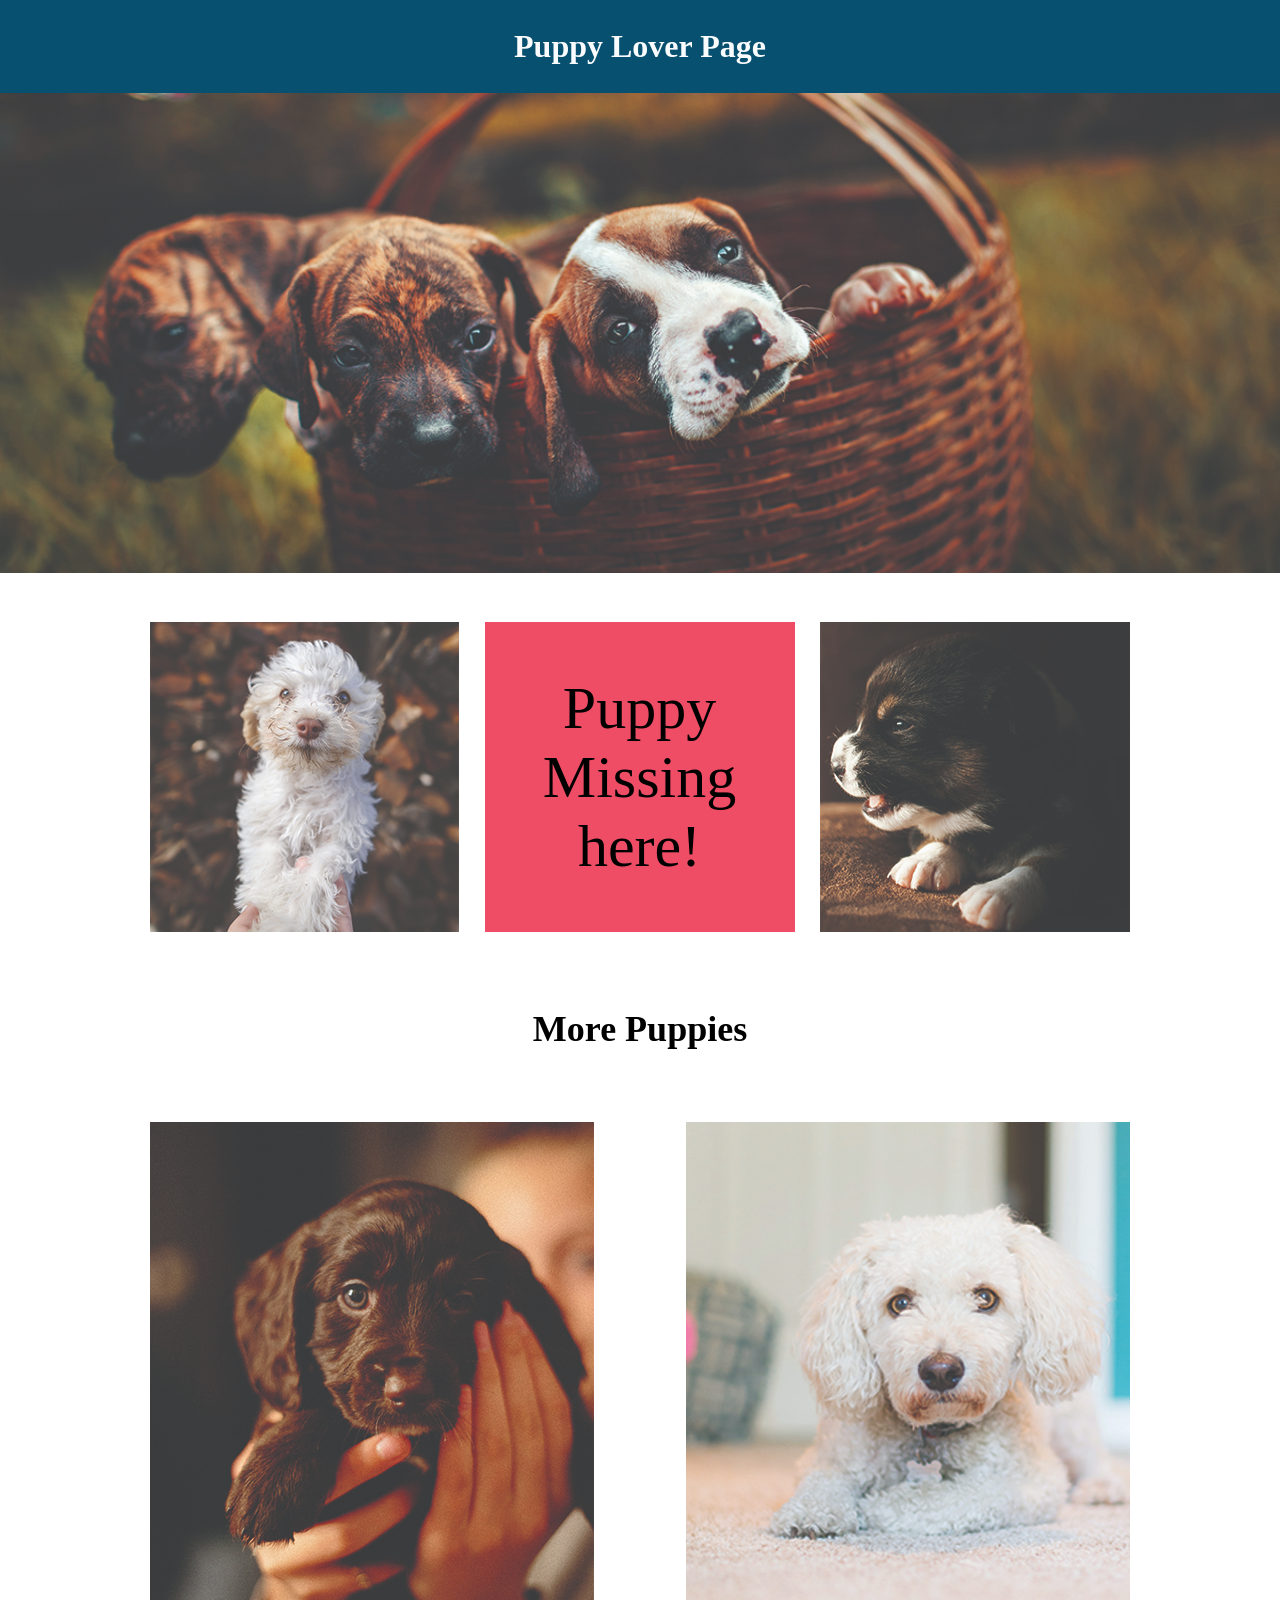
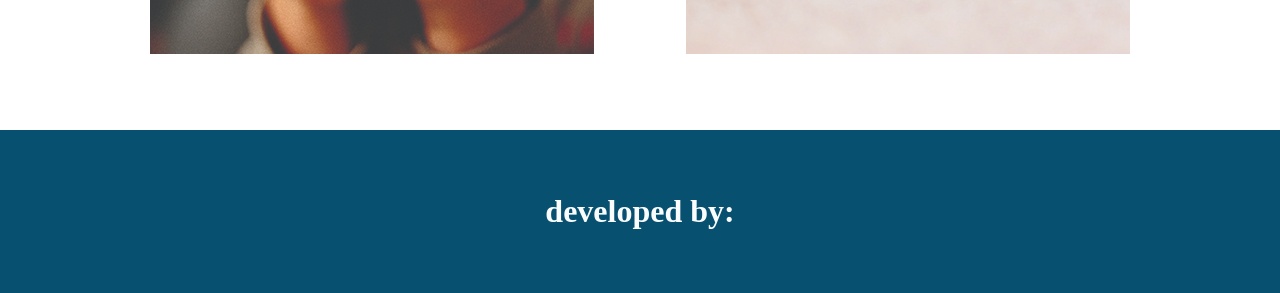
<file: phase1/week5/projects/index.html>
<!doctype html>
<html lang="en">
  <head>
    <meta charset="UTF-8" />
    <meta name="viewport" content="width=device-width, initial-scale=1.0" />
    <title>Puppy Lovers page Responsive</title>

    <link rel="stylesheet" href="./css/style.css" />
  </head>
  <body>
    <!-- header section H -->
    <header class="header blue-bg">
      <h1>Puppy Lover Page</h1>
    </header>

    <!-- banner section -->
    <section class="banner">
      <img
        src="../resources/Puppy-Lovers-Designes/images/banner-puppies.jpg"
        alt="banner-image"
      />
    </section>

    <!-- The main content -->
    <main>
      <!-- first puppies section -->
      <section class="first-puppies-section puppies">
        <div class="puppies-1 puppies">
          <div class="puppy-1">
            <img
              src="../resources/Puppy-Lovers-Designes/images/puppy-1.jpg"
              alt=""
            />
          </div>

          <div class="missing-puppies">Puppy Missing here!</div>
          <div class="puppy-2">
            <img
              src="../resources/Puppy-Lovers-Designes/images/puppy-2.jpg"
              alt=""
            />
          </div>
        </div>
      </section>

      <!-- more puppies section -->
      <section class="more-puppies-section">
        <h2>More Puppies</h2>
      </section>

      <!-- second puppies section -->
      <section class="second-puppies-section">
        <div class="puppies p uppies-2">
          <div class="puppy-3">
            <img
              src="../resources/Puppy-Lovers-Designes/images/puppy-3.jpg"
              alt=""
            />
          </div>
          <div class="puppy-4">
            <img
              src="../resources/Puppy-Lovers-Designes/images/puppy-4.jpg"
              alt=""
            />
          </div>
        </div>
      </section>
    </main>

    <!-- footer section -->

    <footer class="footer blue-bg">
      <h1>developed by:</h1>
    </footer>
  </body>
</html>
</file>
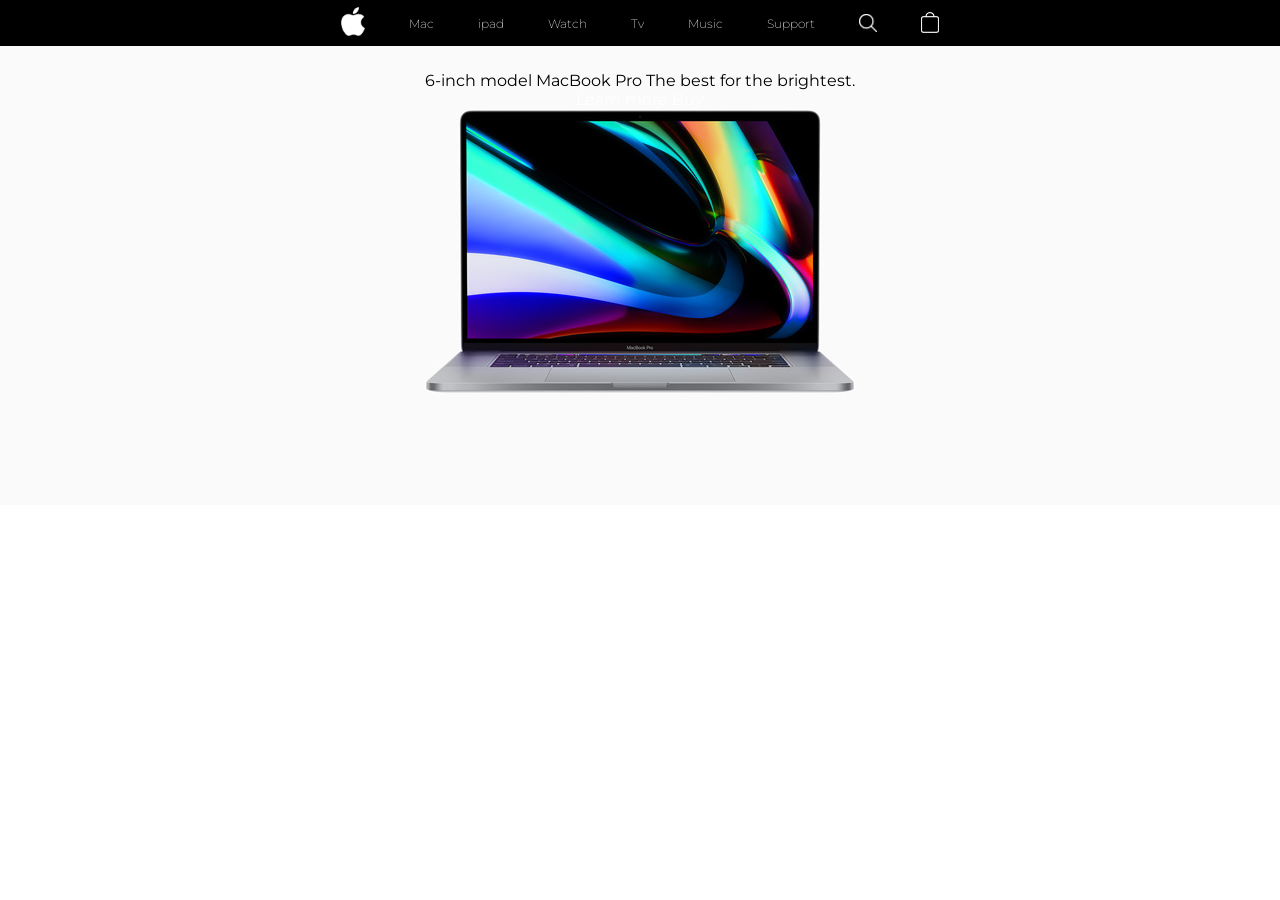
<file: phase1/week4/appleProject/appleHome/index.html>
<!doctype html>
<html lang="en">
  <head>
    <meta charset="UTF-8" />
    <meta name="viewport" content="width=device-width, initial-scale=1.0" />
    <title>Apple Page Project</title>

    <link rel="stylesheet" href="./CSS/style.css" />

    
<link href="https://fonts.googleapis.com/css2?family=Montserrat:ital,wght@0,100..900;1,100..900&display=swap" rel="stylesheet">
  </head>
  <body>
    <!-- This is the Header section -->

    <header>
      <div class="header-internal-wrapper">
        <div class="header-nav-wrapper">
          <ul>
            <li>
              <a href="" class="logo-link">
                <img src="./images/icons/logo.png" alt="apple-logo"
              /></a>
            </li>
            <li>
              <a href="#">Mac</a>
            </li>
            <li>
              <a href="#">ipad</a>
            </li>
            <li>
              <a href="#">Watch</a>
            </li>
            <li>
              <a href="#">Tv</a>
            </li>
            <li>
              <a href="#">Music</a>
            </li>
            <li>
              <a href="#">Support</a>
            </li>
            <li class="search-link">
              <img src="./images/icons/search-icon.png" alt="search-button" />
            </li>
            <li class="cart-link">
              <img src="./images/icons/cart.png" alt="cart-image" />
            </li>
          </ul>
        </div>
      </div>
    </header>

    <section class="first-section">
        <div class="first-section-inner-wrapper">
            <div class="first-section-pragraph">
        <p>6-inch model MacBook Pro The best for the brightest.
            <div>
                <a href="#">Learn more</a>
                <a href="#">Buy</a>

            </div>
            
        </p>
       
      </div>

      <div class="first-section-image">
        <img src="./images/home/macbook-pro.jpg" alt="" />
      </div>
        </div>
      
    </section>

    <footer></footer>
  </body>
</html>
</file>
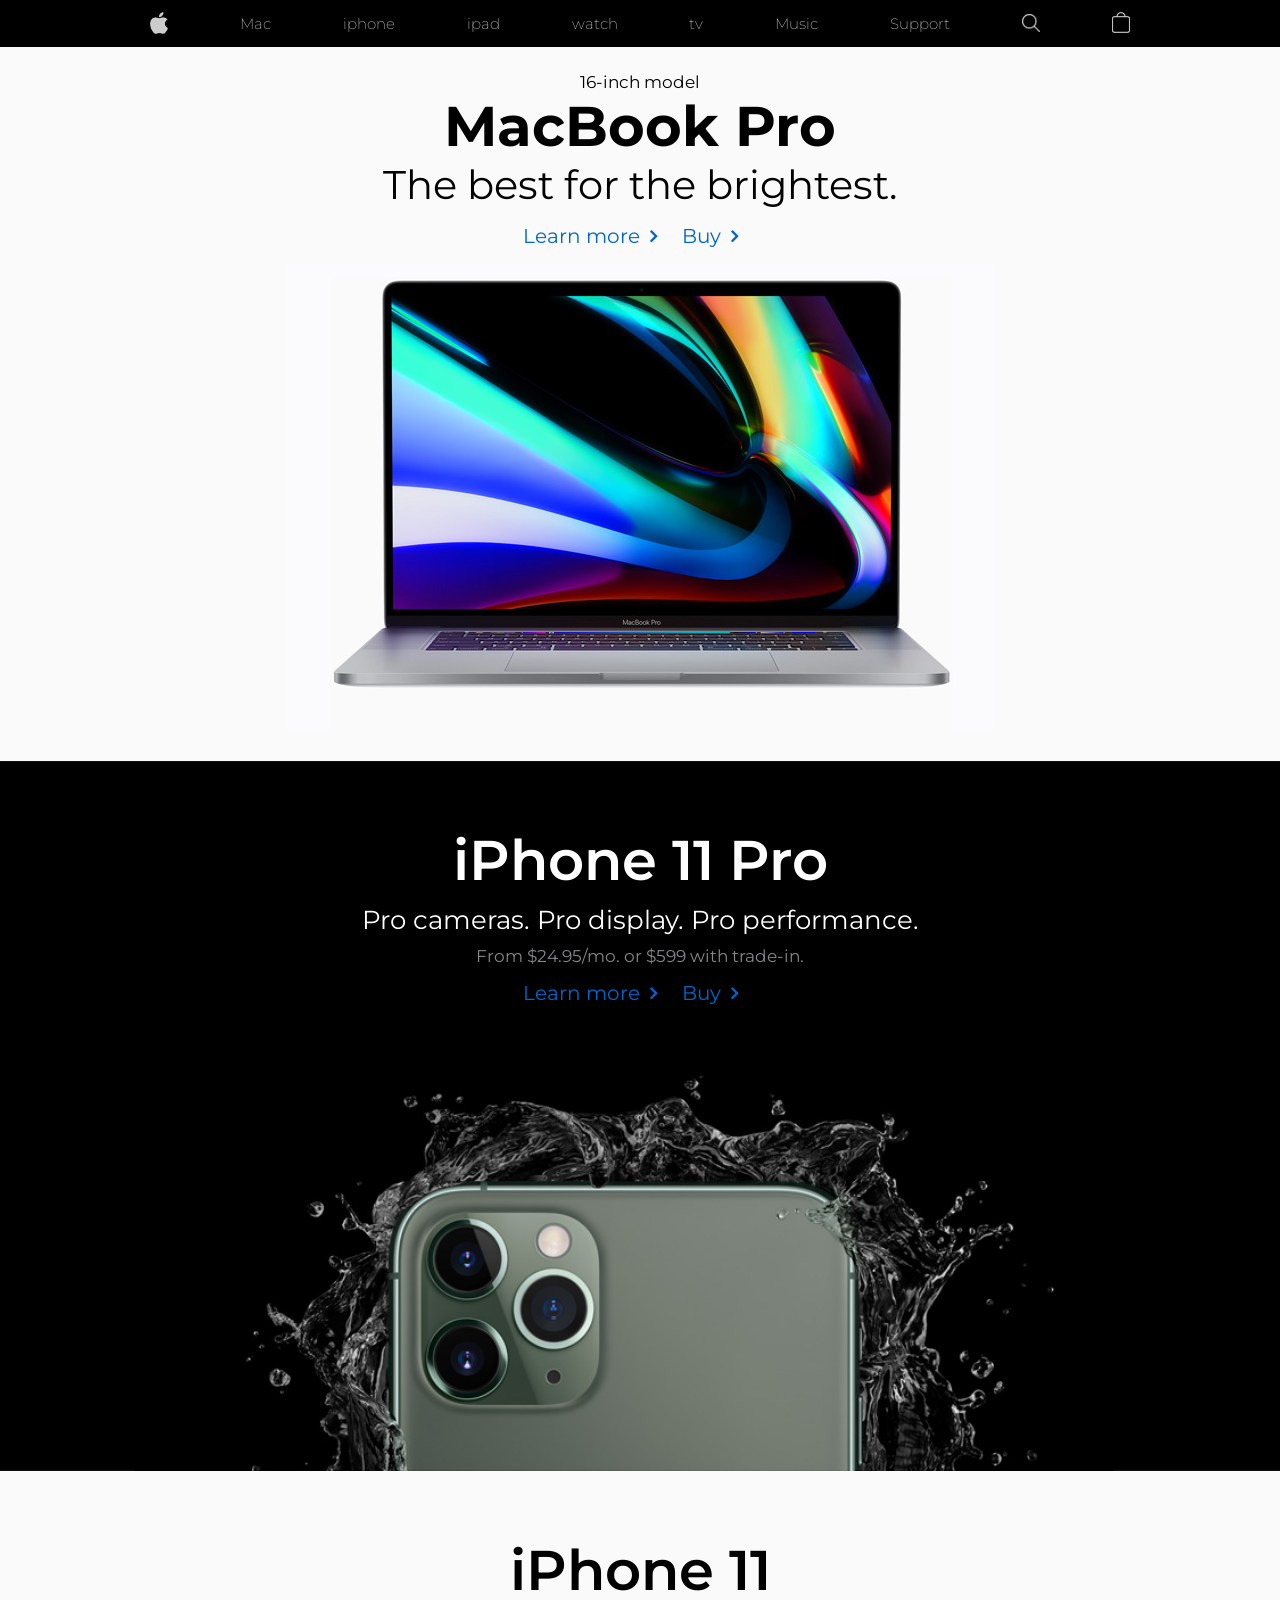
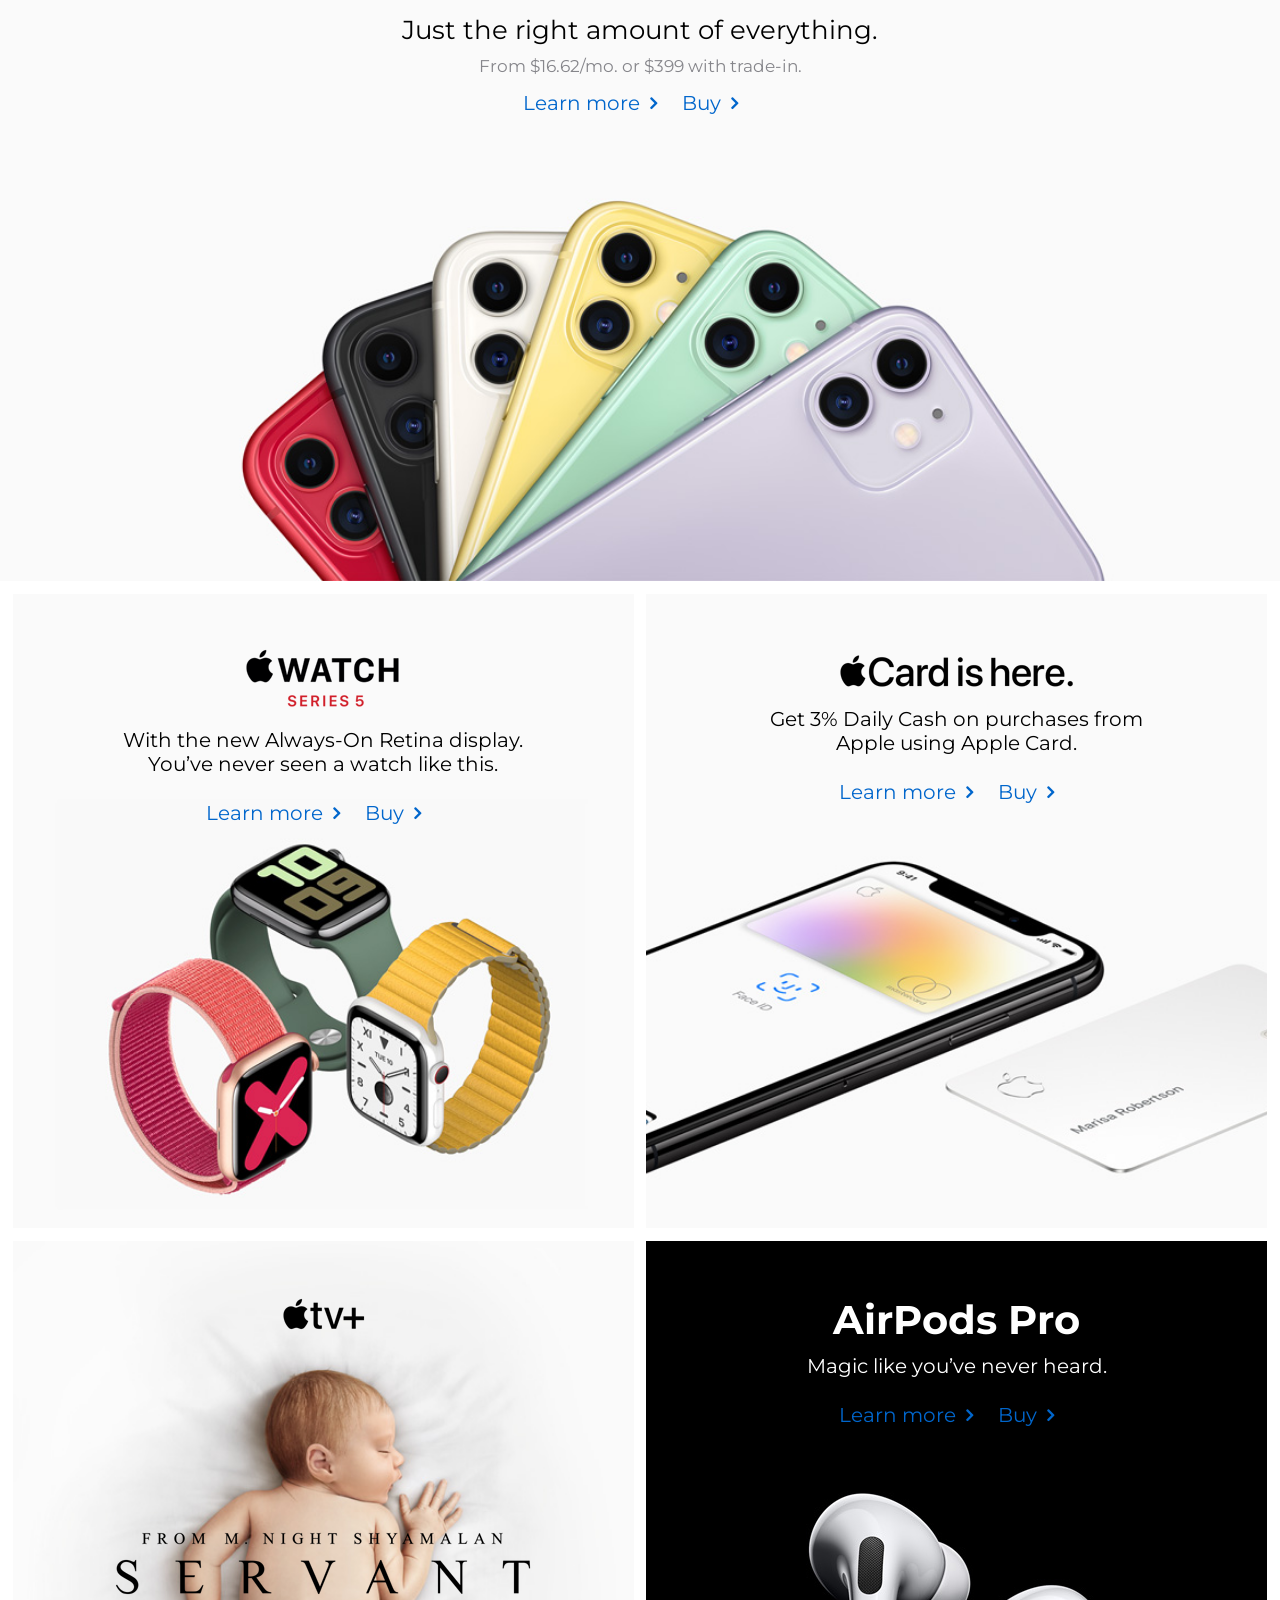
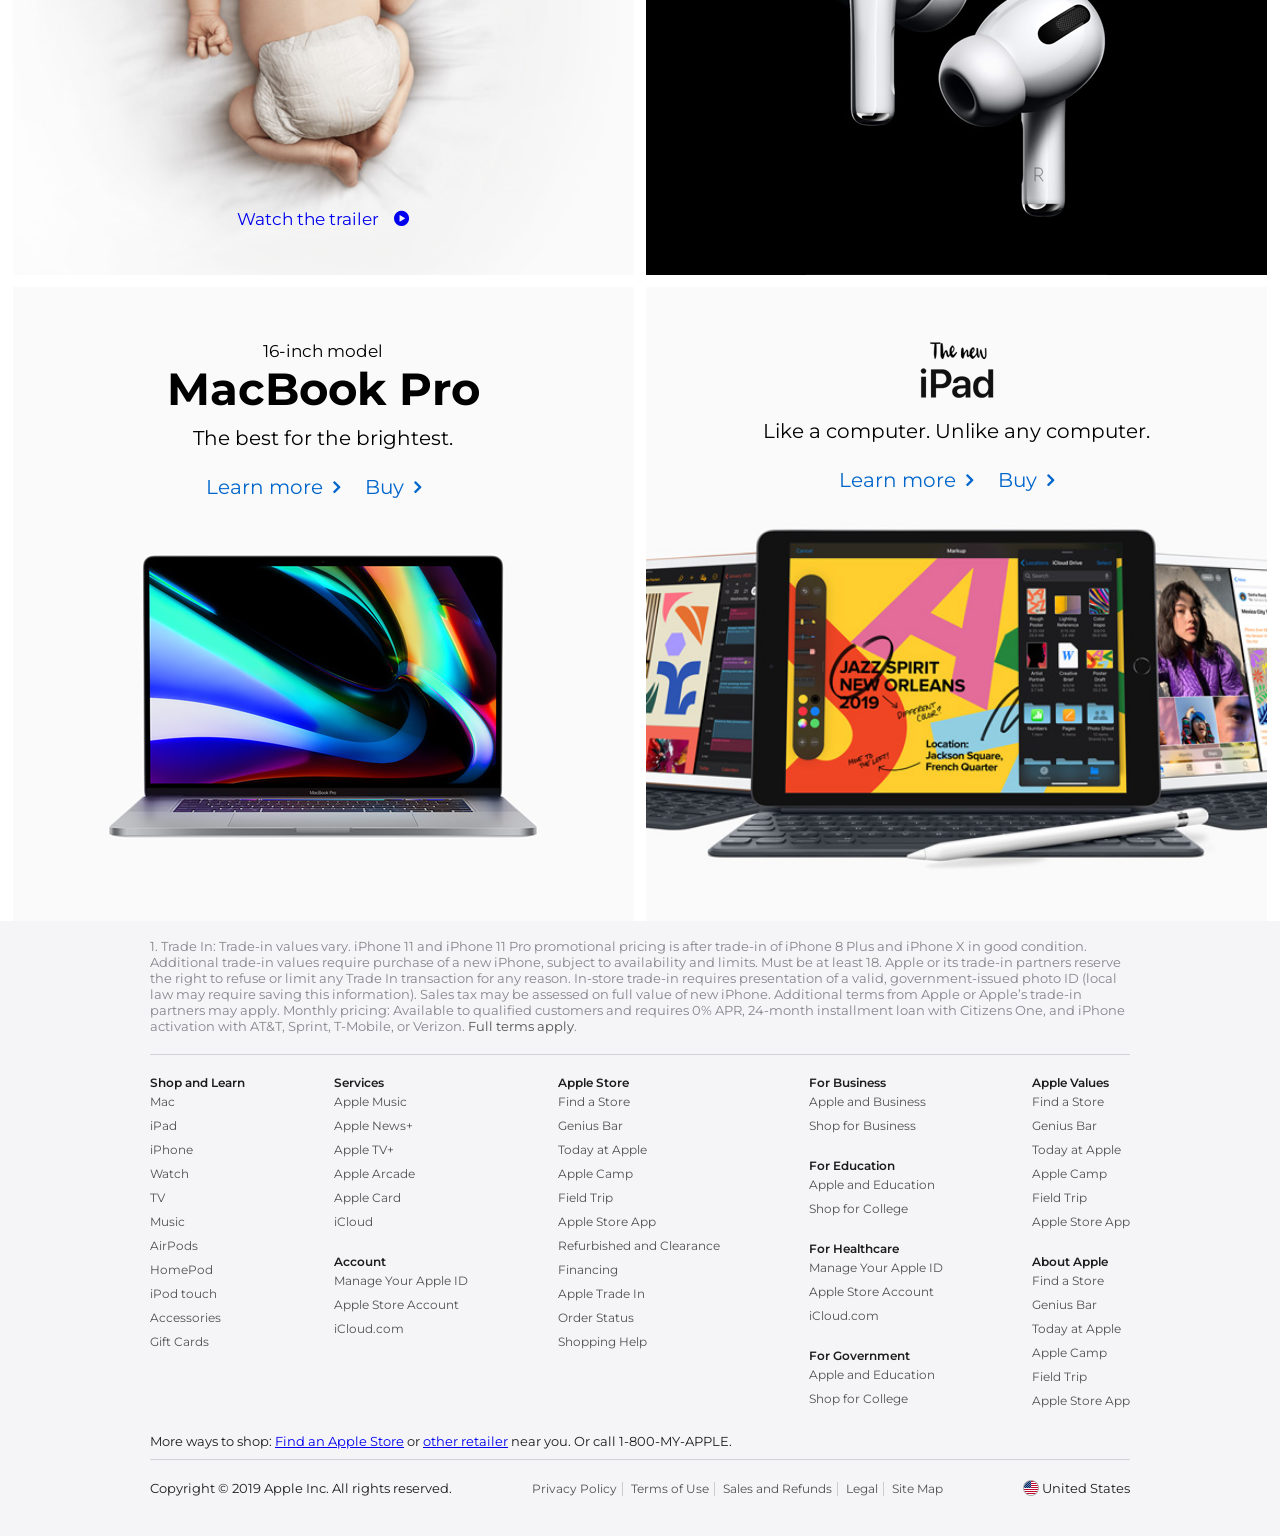
<file: phase1/week4/appleProject/resources/apple-html-css-replica/index.html>
<!DOCTYPE html>
<html>
<head>
	<title>Apple Website</title>
	<link rel="stylesheet" type="text/css" href="css/styles.css">

	<!-- Link to the Font-Awesome Font -->
	<!-- This font gives us the option to use emojies, symbols, common logos and icons as a font -->
	<link rel="stylesheet" href="https://maxcdn.bootstrapcdn.com/font-awesome/4.6.2/css/font-awesome.min.css">

	<!-- Link to Montserrat font on Google Fonts-->
	<link href="https://fonts.googleapis.com/css?family=Montserrat:200,200i,300,300i,400,600,600i,700,700i,800,800i,900,900i&display=swap" rel="stylesheet">

</head>
<body>
	<div class="outer-wrapper"> 
		<header class="header-wrapper">
			<div class="internal-wrapper"> 
				<div class="header-links-wrapper">
					<ul>
						<li class="logo-link"><a href="/"><img src="images/icons/logo.png"></a></li>
						<li><a href="/mac/">Mac</a></li>
						<li><a href="#">iphone</a></li>
						<li><a href="#">ipad</a></li>
						<li><a href="#">watch</a></li>
						<li><a href="#">tv</a></li>
						<li><a href="#">Music</a></li>
						<li><a href="#">Support</a></li>
						<li class="search-link"><a href="/search/"><img src="images/icons/search-icon.png"></a></li>
						<li class="cart-link"><a  href="/cart/"><img src="images/icons/cart.png"></a></li>
					</ul>					
				</div>
			</div>
		</header>

		<section class="main-highlight-wrapper">
			<div class="internal-wrapper"> 
				<div class="model">
					16-inch model
				</div>

				<div class="product-title">
					MacBook Pro
				</div>

				<div class="brief-description">
					The best for the brightest.
				</div>

				<div class="links-wrapper">
					<ul>
						<li><a href="">Learn more</a></li>
						<li><a href="">Buy</a></li>
					</ul> 
				</div>

				<div class="main-image-wrapper">
					<img src="images/home/mac-laptop.jpg"/>
				</div>

			</div>
		</section> 

		<section class="second-hightlight-wrapper">
			<div class="internal-wrapper">
				<div class="title-wraper">
					iPhone 11 Pro 
				</div> 

				<div class="description-wrapper">
					Pro cameras. Pro display. Pro performance.
				</div>

				<div class="price-wrapper">
					From $24.95/mo. or $599 with trade‑in.
				</div>

				<div class="links-wrapper">
					<ul>
						<li><a href="">Learn more</a></li>
						<li><a href="">Buy</a></li>
					</ul> 
				</div>
			</div>
		</section>

		<section class="third-highlight-wrapper">
			<div class="internal-wrapper">
				<div class="title-wraper">
					iPhone 11 
				</div> 
				<div class="description-wrapper">
					Just the right amount of everything.
				</div>
				<div class="price-wrapper">
					From $16.62/mo. or $399 with trade‑in.
				</div>
				<div class="links-wrapper">
					<ul>
						<li><a href="">Learn more</a></li>
						<li><a href="">Buy</a></li>
					</ul> 
				</div>
			</div>
		</section>




		
		<section class="fourth-heghlight-wrapper">
			<div class="left-side-wrapper">
				<div class="top-logo-wrapper">
					<div class="logo-wrapper">
						<img src="images/icons/watch-series5-logo.png">
					</div>
				</div>
				<div class="description-wraper">
					With the new Always-On Retina display.<br>
					You’ve never seen a watch like this.
				</div>
				<div class="links-wrapper">
					<ul>
						<li><a href="">Learn more</a></li>
						<li><a href="">Buy</a></li>
					</ul> 
				</div>
			</div>
			<div class="right-side-wrapper">
				<div class="top-logo-wrapper">
					<div class="logo-wrapper">
						<img src="images/icons/apple-card-logo.png">
					</div>
				</div>
				<div class="description-wraper">
					Get 3% Daily Cash on purchases from Apple using Apple Card.
				</div>
				<div class="links-wrapper">
					<ul>
						<li><a href="">Learn more</a></li>
						<li><a href="">Buy</a></li>
					</ul> 
				</div>
			</div>	
		</section>
		<section class="fifth-heghlight-wrapper"> 
			<div class="left-side-wrapper">
				<div class="top-logo-wrapper">
					<div class="logo-wrapper">
						<img src="images/icons/apple-tv-logo.png">
					</div>
				</div>

				<div class="tvshow-logo-wraper">
					<img src="images/icons/servant-logo.png">
				</div>

				<div class="watch-more-wrapper">
					<a href="#">Watch the trailer</a>
				</div>
			</div>
			<div class="right-side-wrapper">
				<div class="top-logo-wrapper">
					<div class="logo-wrapper">
						AirPods Pro
					</div>
				</div>

				<div class="description-wraper">
					Magic like you’ve never heard.
				</div>

				<div class="links-wrapper">
					<ul>
						<li><a href="">Learn more</a></li>
						<li><a href="">Buy</a></li>
					</ul> 
				</div>
			</div>	
		</section>
		<section class="sixth-heghlight-wrapper"> 
			<div class="left-side-wrapper">
				<div class="model">
					16-inch model
				</div>

				<div class="product-title-small">
					MacBook Pro
				</div>

				<div class="description-wraper">
					The best for the brightest.
				</div>

				<div class="links-wrapper">
					<ul>
						<li><a href="">Learn more</a></li>
						<li><a href="">Buy</a></li>
					</ul> 
				</div>
			</div>
			<div class="right-side-wrapper">
				<div class="top-logo-wrapper">
					<div class="logo-wrapper">
						<img src="images/icons/new-ipad-logo.png">
					</div>
				</div>

				<div class="description-wraper">
					Like a computer. Unlike any computer.
				</div>

				<div class="links-wrapper">
					<ul>
						<li><a href="">Learn more</a></li>
						<li><a href="">Buy</a></li>
					</ul> 
				</div>
			</div>	
		</section>





		<footer class="footer-wrapper">
			<div class="internal-wrapper"> 
				<div class="upper-text-container">
					1. Trade In: Trade‑in values vary. iPhone 11 and iPhone 11 Pro promotional pricing is after trade‑in of iPhone 8 Plus and iPhone X in good condition. Additional trade‑in values require purchase of a new iPhone, subject to availability and limits. Must be at least 18. Apple or its trade-in partners reserve the right to refuse or limit any Trade In transaction for any reason. In‑store trade‑in requires presentation of a valid, government-issued photo ID (local law may require saving this information). Sales tax may be assessed on full value of new iPhone. Additional terms from Apple or Apple’s trade-in partners may apply. Monthly pricing: Available to qualified customers and requires 0% APR, 24‑month installment loan with Citizens One, and iPhone activation with AT&T, Sprint, T‑Mobile, or Verizon. <a href="#"> Full terms apply</a>.
				</div>
				<div class="footer-links-wrapper"> 
					<div class="links-wrapper-1">
						<h3>Shop and Learn</h3>
						<ul>
							<li><a href="#">Mac</a></li>
							<li><a href="#">iPad</a></li>
							<li><a href="#">iPhone</a></li>
							<li><a href="#">Watch</a></li>
							<li><a href="#">TV</a></li>
							<li><a href="#">Music</a></li>
							<li><a href="#">AirPods</a></li>
							<li><a href="#">HomePod</a></li>
							<li><a href="#">iPod touch</a></li>
							<li><a href="#">Accessories</a></li>
							<li><a href="#">Gift Cards</a></li>
						</ul>
					</div> 
					<div class="links-wrapper-2">
						<h3>Services</h3>
						<ul>
							<li><a href="#">Apple Music</a></li>
							<li><a href="#">Apple News+</a></li>
							<li><a href="#">Apple TV+</a></li>
							<li><a href="#">Apple Arcade</a></li>
							<li><a href="#">Apple Card</a></li>
							<li><a href="#">iCloud</a></li>
						</ul>
						<h3>Account</h3>
						<ul>
							<li><a href="#">Manage Your Apple ID</a></li>
							<li><a href="#">Apple Store Account</a></li>
							<li><a href="#">iCloud.com</a></li>
						</ul>					
					</div> 
					<div class="links-wrapper-3">
						<h3>Apple Store</h3>
						<ul>
							<li><a href="#">Find a Store</a></li>
							<li><a href="#">Genius Bar</a></li>
							<li><a href="#">Today at Apple</a></li>
							<li><a href="#">Apple Camp</a></li>
							<li><a href="#">Field Trip</a></li>
							<li><a href="#">Apple Store App</a></li>
							<li><a href="#">Refurbished and Clearance</a></li>
							<li><a href="#">Financing</a></li>
							<li><a href="#">Apple Trade In</a></li>
							<li><a href="#">Order Status</a></li>
							<li><a href="#">Shopping Help</a></li>
						</ul>
					</div> 
					<div class="links-wrapper-4">
						<h3>For Business</h3>
						<ul>
							<li><a href="#">Apple and Business</a></li>
							<li><a href="#">Shop for Business</a></li>
						</ul>		
						<h3>For Education</h3>
						<ul>
							<li><a href="#">Apple and Education</a></li>
							<li><a href="#">Shop for College</a></li>
						</ul>
						<h3>For Healthcare</h3>
						<ul>
							<li><a href="#">Manage Your Apple ID</a></li>
							<li><a href="#">Apple Store Account</a></li>
							<li><a href="#">iCloud.com</a></li>
						</ul>	
						<h3>For Government</h3>
						<ul>
							<li><a href="#">Apple and Education</a></li>
							<li><a href="#">Shop for College</a></li>
						</ul>
					</div> 

					<div class="links-wrapper-5">
						<h3>Apple Values</h3>
						<ul>
							<li><a href="#">Find a Store</a></li>
							<li><a href="#">Genius Bar</a></li>
							<li><a href="#">Today at Apple</a></li>
							<li><a href="#">Apple Camp</a></li>
							<li><a href="#">Field Trip</a></li>
							<li><a href="#">Apple Store App</a></li>
						</ul>
						<h3>About Apple</h3>
						<ul>
							<li><a href="#">Find a Store</a></li>
							<li><a href="#">Genius Bar</a></li>
							<li><a href="#">Today at Apple</a></li>
							<li><a href="#">Apple Camp</a></li>
							<li><a href="#">Field Trip</a></li>
							<li><a href="#">Apple Store App</a></li>
						</ul>						
					</div> 
				</div>
				<div class="my-apple-wrapper"> 
					More ways to shop: <a href="#">Find an Apple Store</a> or <a href="#">other retailer</a> near you. Or call 1-800-MY-APPLE.
				</div>
				<div class="copyright-wrapper">
					<div class="copyright">
						Copyright © 2019 Apple Inc. All rights reserved.
					</div>
					<div class="footer-links-terms">
						<ul>
							<li><a href="#">Privacy Policy</a></li>
							<li><a href="#">Terms of Use</a></li>
							<li><a href="#">Sales and Refunds</a></li>
							<li><a href="#">Legal</a></li>
							<li><a href="#">Site Map</a></li>
						</ul>
					</div>
					<div class="footer-country">
						<div class="flag-wrapper"><img src="images/icons/16.png"></div> <div class="footer-country-name">United States</div> 
					</div>
				</div>
			</div>
		</footer> 
	</div>


</body>
</html>
</file>
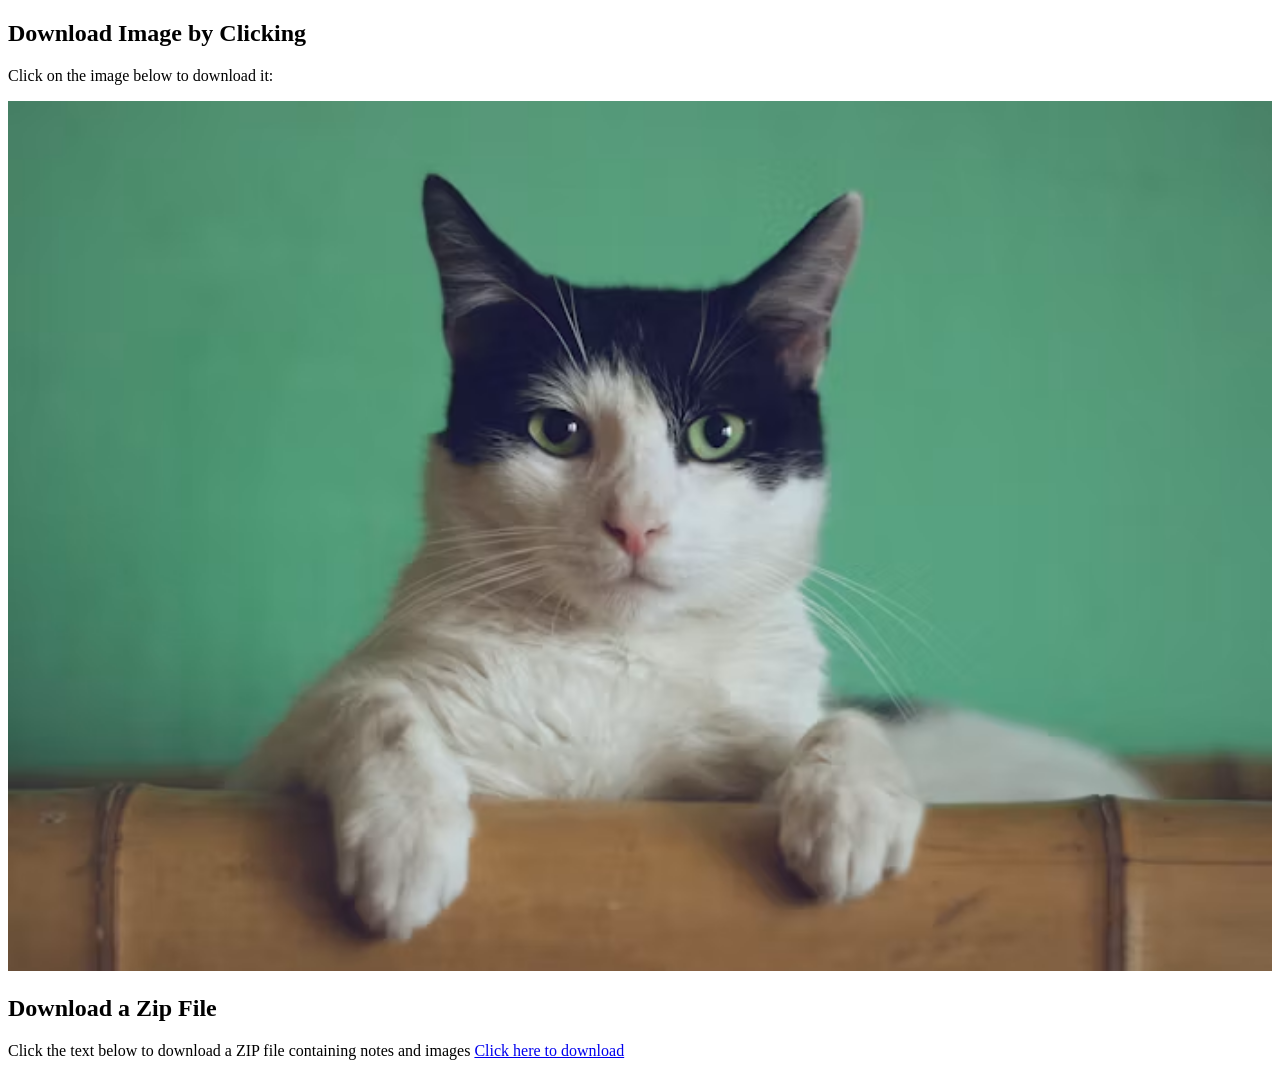
<file: phase1/week2/bounsQuestion/bounsQuestion.html>
<!DOCTYPE html>
<html lang="en">
<head>
    <meta charset="UTF-8">
    <meta name="viewport" content="width=device-width, initial-scale=1.0">
    <title>Bonus question</title>
</head>
<body>
    <!-- question1 -->

    <h2> Download Image by Clicking</h2>
    <p>Click on the image below to download it:</p>

    <a href="./images/cat1.avif" download> <img src="./images/cat1.avif" alt="Sample Image" width="100%" height="100%"> </a>

<!-- question2 -->
<h2>Download a Zip File</h2>
<p>Click the text below to download a ZIP file containing notes and images
    <a href="./zipFile/notesAndPhotos.zip" download> Click here to download</a>
</p>
</body>
</html>
</file>
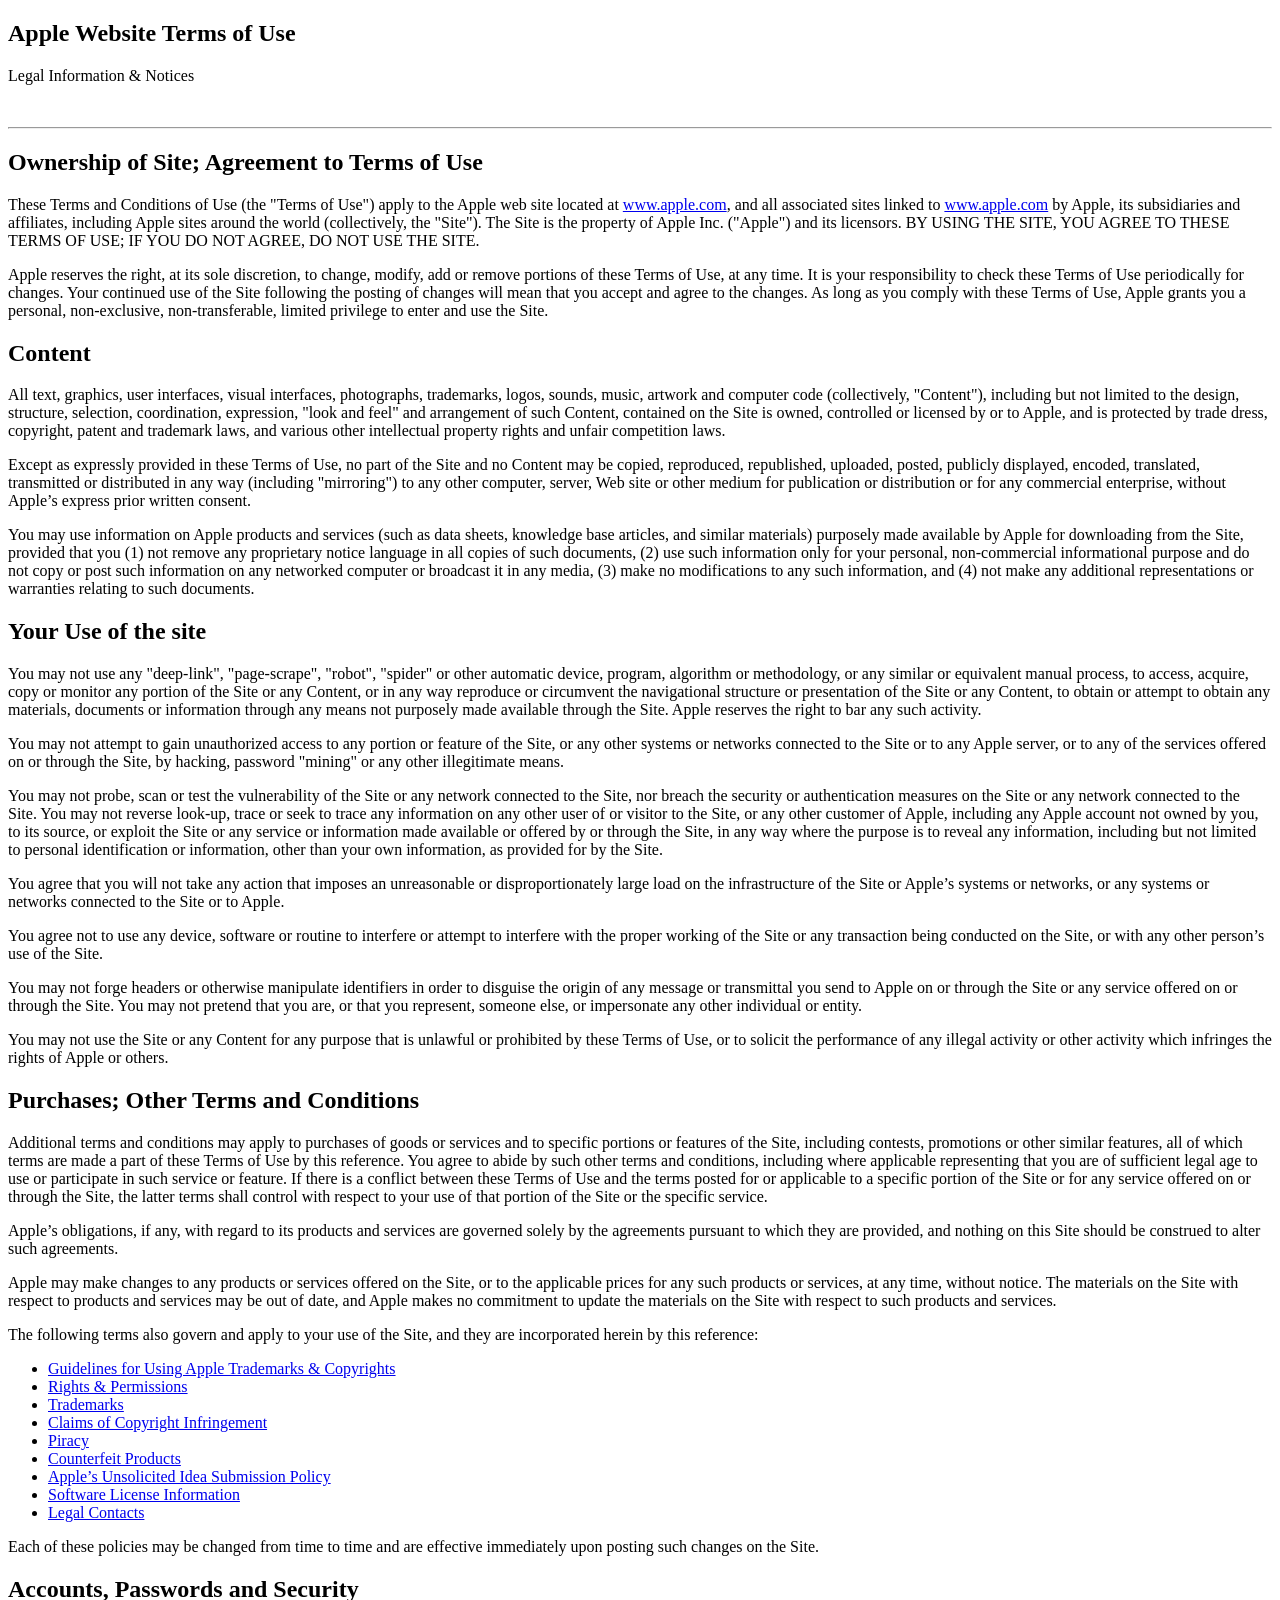
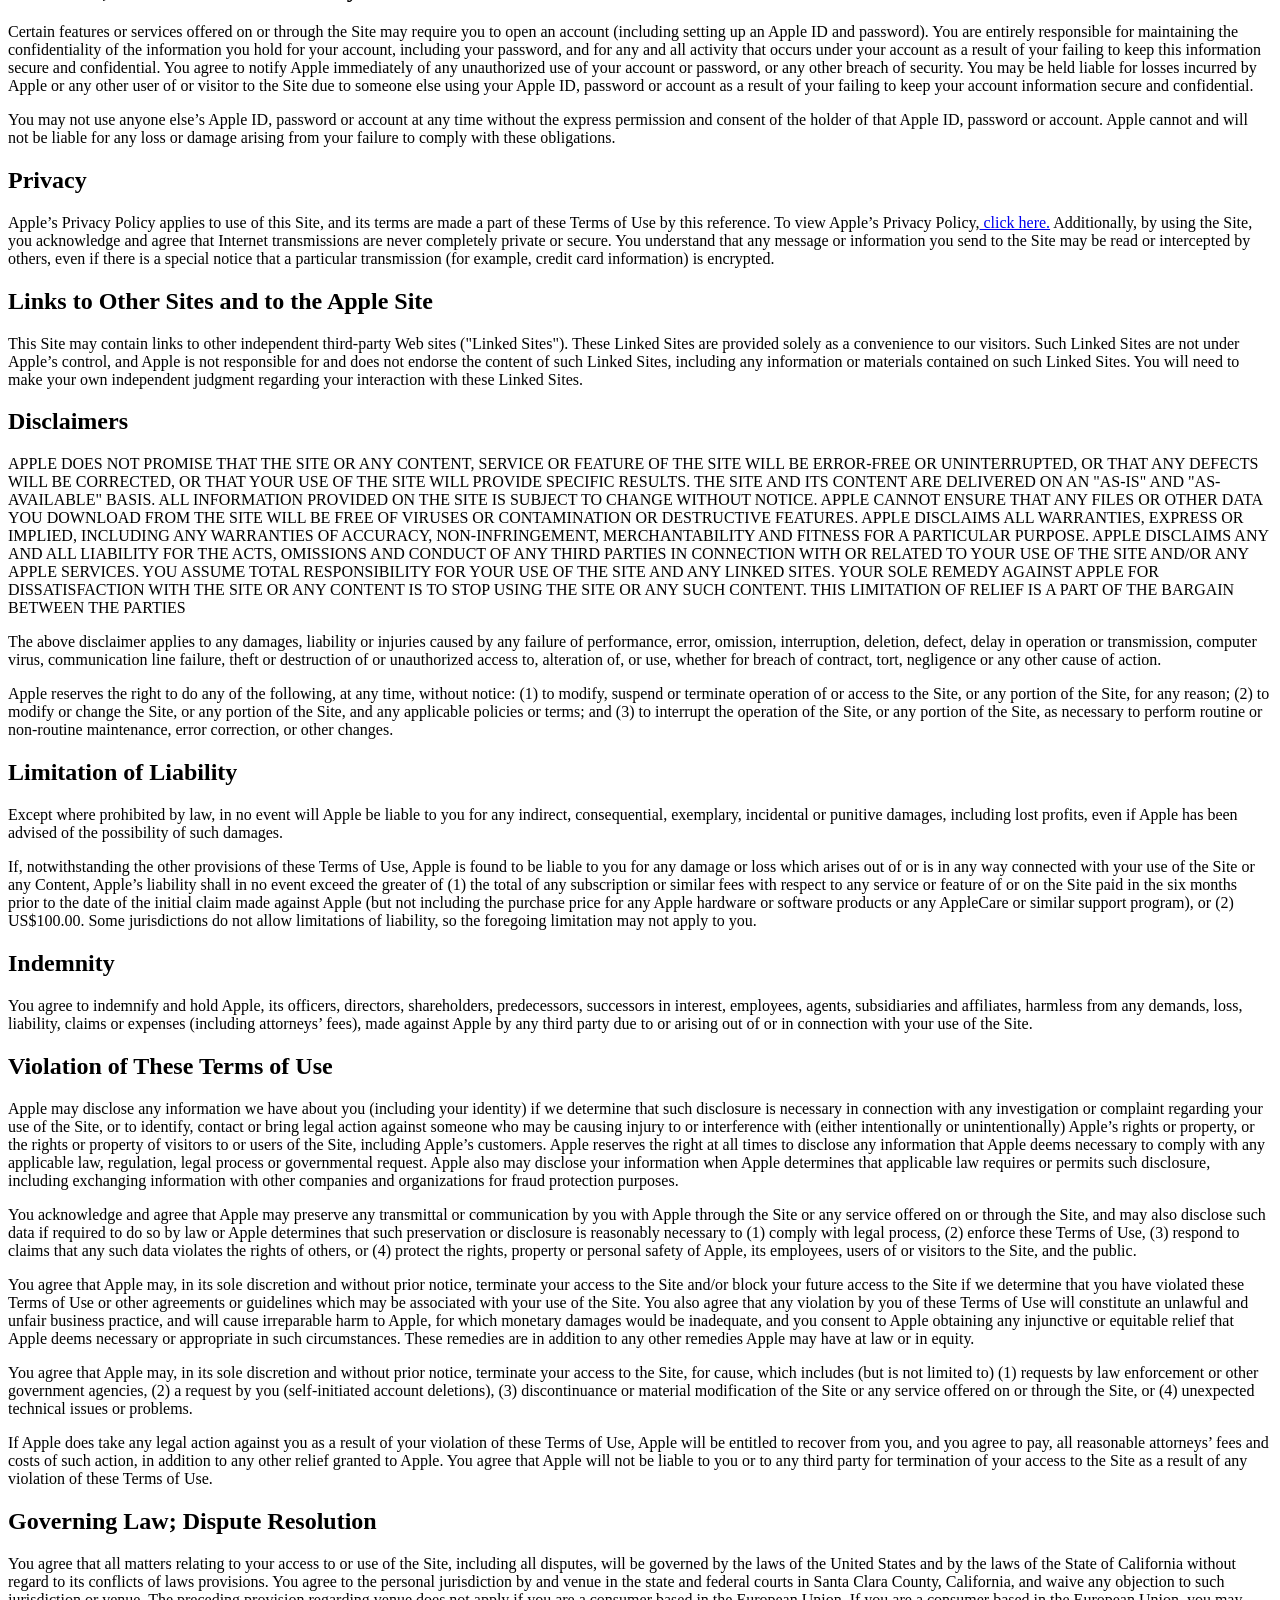
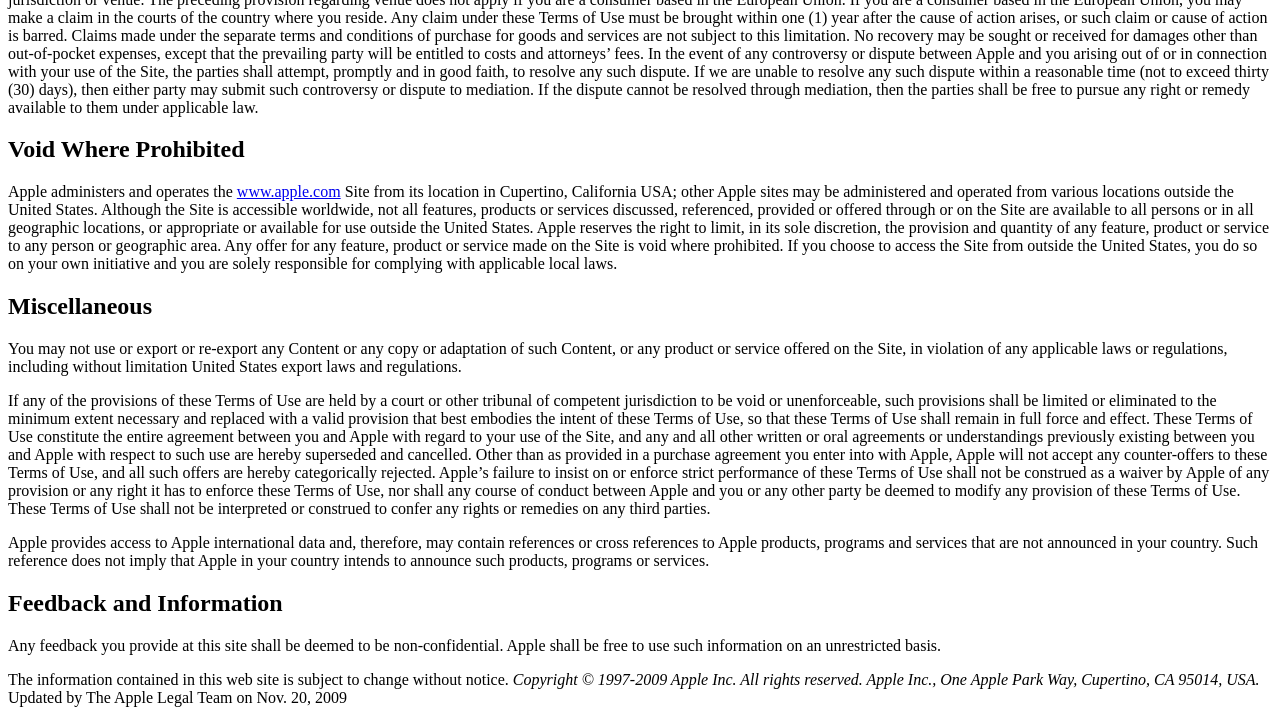
<file: phase1/week2/FirstProject/appleTermsOfPage.html>
<!DOCTYPE html>
<html lang="en">
<head>
    <meta charset="UTF-8">
    <meta name="viewport" content="width=device-width, initial-scale=1.0">
    <title>Apple Website Terms of Use</title>
    
</head>
<body>
    <header>
        <nav></nav>
    </header>

    <section>
        <div>
            <h1>Apple Website Terms of Use</h1>
            <p>Legal Information & Notices</p>
            <br>
            <hr>
        </div>
    </section>

        <section>
            <div>
                <h2>Ownership of Site; Agreement to Terms of Use</h2>

                <p>These Terms and Conditions of Use (the "Terms of Use") apply to the Apple web site located at <a href="https://www.apple.com/" target="_blank">www.apple.com</a>, and all associated sites linked to <a href="https://www.apple.com/" target="_blank`">www.apple.com</a> by Apple, its subsidiaries and affiliates, including Apple sites around the world (collectively, the "Site"). The Site is the property of Apple Inc. ("Apple") and its licensors. BY USING THE SITE, YOU AGREE TO THESE TERMS OF USE; IF YOU DO NOT AGREE, DO NOT USE THE SITE.</p>
            </div>

            <div>Apple reserves the right, at its sole discretion, to change, modify, add or remove portions of these Terms of Use, at any time. It is your responsibility to check these Terms of Use periodically for changes. Your continued use of the Site following the posting of changes will mean that you accept and agree to the changes. As long as you comply with these Terms of Use, Apple grants you a personal, non-exclusive, non-transferable, limited privilege to enter and use the Site.
            </div>
        </section>

        <section>
            <div>
                <h2>Content</h2>
                <p>All text, graphics, user interfaces, visual interfaces, photographs, trademarks, logos, sounds, music, artwork and computer code (collectively, "Content"), including but not limited to the design, structure, selection, coordination, expression, "look and feel" and arrangement of such Content, contained on the Site is owned, controlled or licensed by or to Apple, and is protected by trade dress, copyright, patent and trademark laws, and various other intellectual property rights and unfair competition laws.</p>
            </div>

            <div>
                <p>Except as expressly provided in these Terms of Use, no part of the Site and no Content may be copied, reproduced, republished, uploaded, posted, publicly displayed, encoded, translated, transmitted or distributed in any way (including "mirroring") to any other computer, server, Web site or other medium for publication or distribution or for any commercial enterprise, without Apple’s express prior written consent.</p>
            </div>
            <div>
                <p>You may use information on Apple products and services (such as data sheets, knowledge base articles, and similar materials) purposely made available by Apple for downloading from the Site, provided that you (1) not remove any proprietary notice language in all copies of such documents, (2) use such information only for your personal, non-commercial informational purpose and do not copy or post such information on any networked computer or broadcast it in any media, (3) make no modifications to any such information, and (4) not make any additional representations or warranties relating to such documents.</p>
            </div>
        </section>

        <section>
            <div>
                <h2>Your Use of the site</h2>
                <p>You may not use any "deep-link", "page-scrape", "robot", "spider" or other automatic device, program, algorithm or methodology, or any similar or equivalent manual process, to access, acquire, copy or monitor any portion of the Site or any Content, or in any way reproduce or circumvent the navigational structure or presentation of the Site or any Content, to obtain or attempt to obtain any materials, documents or information through any means not purposely made available through the Site. Apple reserves the right to bar any such activity.</p>
            </div>

            <div>
                <p>You may not attempt to gain unauthorized access to any portion or feature of the Site, or any other systems or networks connected to the Site or to any Apple server, or to any of the services offered on or through the Site, by hacking, password "mining" or any other illegitimate means.</p>
            </div>

            <div>
              <p>
                You may not probe, scan or test the vulnerability of the Site or any network connected to the Site, nor breach the security or authentication measures on the Site or any network connected to the Site. You may not reverse look-up, trace or seek to trace any information on any other user of or visitor to the Site, or any other customer of Apple, including any Apple account not owned by you, to its source, or exploit the Site or any service or information made available or offered by or through the Site, in any way where the purpose is to reveal any information, including but not limited to personal identification or information, other than your own information, as provided for by the Site.
              </p>
            </div>

            <div>
                <p>You agree that you will not take any action that imposes an unreasonable or disproportionately large load on the infrastructure of the Site or Apple’s systems or networks, or any systems or networks connected to the Site or to Apple.</p>
            </div>
            <div>
                <p>You agree not to use any device, software or routine to interfere or attempt to interfere with the proper working of the Site or any transaction being conducted on the Site, or with any other person’s use of the Site.</p>
            </div>
            <div>
                <p>You may not forge headers or otherwise manipulate identifiers in order to disguise the origin of any message or transmittal you send to Apple on or through the Site or any service offered on or through the Site. You may not pretend that you are, or that you represent, someone else, or impersonate any other individual or entity.</p>
            </div>
            <div>
                <p>You may not use the Site or any Content for any purpose that is unlawful or prohibited by these Terms of Use, or to solicit the performance of any illegal activity or other activity which infringes the rights of Apple or others.</p>
            </div>
        </section>
    
        <section>
            <div>
                <h2>Purchases; Other Terms and Conditions</h2>
                <P>Additional terms and conditions may apply to purchases of goods or services and to specific portions or features of the Site, including contests, promotions or other similar features, all of which terms are made a part of these Terms of Use by this reference. You agree to abide by such other terms and conditions, including where applicable representing that you are of sufficient legal age to use or participate in such service or feature. If there is a conflict between these Terms of Use and the terms posted for or applicable to a specific portion of the Site or for any service offered on or through the Site, the latter terms shall control with respect to your use of that portion of the Site or the specific service.</P> </div>
                
                <div>  <p>Apple’s obligations, if any, with regard to its products and services are governed solely by the agreements pursuant to which they are provided, and nothing on this Site should be construed to alter such agreements.
</p></div>
              <div><p>Apple may make changes to any products or services offered on the Site, or to the applicable prices for any such products or services, at any time, without notice. The materials on the Site with respect to products and services may be out of date, and Apple makes no commitment to update the materials on the Site with respect to such products and services.</p>
            </div>
                
                <div><p>The following terms also govern and apply to your use of the Site, and they are incorporated herein by this reference:
                    <ul>
                        <li>
                            <a href="https://www.apple.com/legal/intellectual-property/guidelinesfor3rdparties.html" target="_blank"> Guidelines for Using Apple Trademarks & Copyrights
                            </a>
                        </li>

                        <li>
                            <a href="Guidelines for Using Apple Trademarks & Copyrights" target="_blank">Rights & Permissions</a>
                        </li>
                        <li>
                            <a href="https://www.apple.com/legal/intellectual-property/" target="_blank">Trademarks</a>
                        </li>

                        <li>
                            <a href="https://www.apple.com/legal/contact/copyright-infringement.html">Claims of Copyright Infringement</a>
                        </li>

                        <li>
                            <a href="https://www.apple.com/legal/contact/piracy.html" target="_blank">Piracy</a>
                        </li>

                        <li>
                            <a href="https://www.apple.com/legal/contact/counterfeit-prevention.html"target="_blank" >Counterfeit Products</a></li>
                        <li>
                            <a href="https://www.apple.com/legal/intellectual-property/policies/ideas.html" target="_blank"> Apple’s Unsolicited Idea Submission Policy</a></li>
                        <li>
                            <a href="https://www.apple.com/legal/sla/" target="_blank">Software License Information</a></li>
                        <li>
                            <a href="https://www.apple.com/legal/contact/" target="_blank">Legal Contacts</a></li>
                    </ul>
                </p>
            </div>
                
 
    
            <div>
                <p>Each of these policies may be changed from time to time and are effective immediately upon posting such changes on the Site.</p>
            </div>
        </section>
<section>
    <div>
        <h2>Accounts, Passwords and Security</h2>
        <p>Certain features or services offered on or through the Site may require you to open an account (including setting up an Apple ID and password). You are entirely responsible for maintaining the confidentiality of the information you hold for your account, including your password, and for any and all activity that occurs under your account as a result of your failing to keep this information secure and confidential. You agree to notify Apple immediately of any unauthorized use of your account or password, or any other breach of security. You may be held liable for losses incurred by Apple or any other user of or visitor to the Site due to someone else using your Apple ID, password or account as a result of your failing to keep your account information secure and confidential.</p>
    </div>

    <div>
        <p>You may not use anyone else’s Apple ID, password or account at any time without the express permission and consent of the holder of that Apple ID, password or account. Apple cannot and will not be liable for any loss or damage arising from your failure to comply with these obligations.</p>
    </div>
</section>    

<section>
    <div>
        <h2>Privacy</h2>
        <p>Apple’s Privacy Policy applies to use of this Site, and its terms are made a part of these Terms of Use by this reference. To view Apple’s Privacy Policy,<a href="https://www.apple.com/legal/privacy/" target="_blank"> click here.</a> Additionally, by using the Site, you acknowledge and agree that Internet transmissions are never completely private or secure. You understand that any message or information you send to the Site may be read or intercepted by others, even if there is a special notice that a particular transmission (for example, credit card information) is encrypted.</p>
    </div>
</section>

<section>
    <div>
        <h2>Links to Other Sites and to the Apple Site</h2>
        <p>This Site may contain links to other independent third-party Web sites ("Linked Sites"). These Linked Sites are provided solely as a convenience to our visitors. Such Linked Sites are not under Apple’s control, and Apple is not responsible for and does not endorse the content of such Linked Sites, including any information or materials contained on such Linked Sites. You will need to make your own independent judgment regarding your interaction with these Linked Sites.</p>
    </div>
</section>

<section>
    <div>
        <h2>Disclaimers</h2>
        <p>APPLE DOES NOT PROMISE THAT THE SITE OR ANY CONTENT, SERVICE OR FEATURE OF THE SITE WILL BE ERROR-FREE OR UNINTERRUPTED, OR THAT ANY DEFECTS WILL BE CORRECTED, OR THAT YOUR USE OF THE SITE WILL PROVIDE SPECIFIC RESULTS. THE SITE AND ITS CONTENT ARE DELIVERED ON AN "AS-IS" AND "AS-AVAILABLE" BASIS. ALL INFORMATION PROVIDED ON THE SITE IS SUBJECT TO CHANGE WITHOUT NOTICE. APPLE CANNOT ENSURE THAT ANY FILES OR OTHER DATA YOU DOWNLOAD FROM THE SITE WILL BE FREE OF VIRUSES OR CONTAMINATION OR DESTRUCTIVE FEATURES. APPLE DISCLAIMS ALL WARRANTIES, EXPRESS OR IMPLIED, INCLUDING ANY WARRANTIES OF ACCURACY, NON-INFRINGEMENT, MERCHANTABILITY AND FITNESS FOR A PARTICULAR PURPOSE. APPLE DISCLAIMS ANY AND ALL LIABILITY FOR THE ACTS, OMISSIONS AND CONDUCT OF ANY THIRD PARTIES IN CONNECTION WITH OR RELATED TO YOUR USE OF THE SITE AND/OR ANY APPLE SERVICES. YOU ASSUME TOTAL RESPONSIBILITY FOR YOUR USE OF THE SITE AND ANY LINKED SITES. YOUR SOLE REMEDY AGAINST APPLE FOR DISSATISFACTION WITH THE SITE OR ANY CONTENT IS TO STOP USING THE SITE OR ANY SUCH CONTENT. THIS LIMITATION OF RELIEF IS A PART OF THE BARGAIN BETWEEN THE PARTIES</p>

        <p>The above disclaimer applies to any damages, liability or injuries caused by any failure of performance, error, omission, interruption, deletion, defect, delay in operation or transmission, computer virus, communication line failure, theft or destruction of or unauthorized access to, alteration of, or use, whether for breach of contract, tort, negligence or any other cause of action.</p>

        <p>Apple reserves the right to do any of the following, at any time, without notice: (1) to modify, suspend or terminate operation of or access to the Site, or any portion of the Site, for any reason; (2) to modify or change the Site, or any portion of the Site, and any applicable policies or terms; and (3) to interrupt the operation of the Site, or any portion of the Site, as necessary to perform routine or non-routine maintenance, error correction, or other changes.</p>
    </div>
</section>

<section>
    <div>
        <h2>Limitation of Liability</h2>
        <p>Except where prohibited by law, in no event will Apple be liable to you for any indirect, consequential, exemplary, incidental or punitive damages, including lost profits, even if Apple has been advised of the possibility of such damages.</p>

        <p>If, notwithstanding the other provisions of these Terms of Use, Apple is found to be liable to you for any damage or loss which arises out of or is in any way connected with your use of the Site or any Content, Apple’s liability shall in no event exceed the greater of (1) the total of any subscription or similar fees with respect to any service or feature of or on the Site paid in the six months prior to the date of the initial claim made against Apple (but not including the purchase price for any Apple hardware or software products or any AppleCare or similar support program), or (2) US$100.00. Some jurisdictions do not allow limitations of liability, so the foregoing limitation may not apply to you.</p>
    </div>
</section>

<section>
    <div>
        <h2>Indemnity
</h2>
        <p>You agree to indemnify and hold Apple, its officers, directors, shareholders, predecessors, successors in interest, employees, agents, subsidiaries and affiliates, harmless from any demands, loss, liability, claims or expenses (including attorneys’ fees), made against Apple by any third party due to or arising out of or in connection with your use of the Site.</p>
    </div>
</section>

<section>
    <div>
        <h2>Violation of These Terms of Use</h2>
        <p>Apple may disclose any information we have about you (including your identity) if we determine that such disclosure is necessary in connection with any investigation or complaint regarding your use of the Site, or to identify, contact or bring legal action against someone who may be causing injury to or interference with (either intentionally or unintentionally) Apple’s rights or property, or the rights or property of visitors to or users of the Site, including Apple’s customers. Apple reserves the right at all times to disclose any information that Apple deems necessary to comply with any applicable law, regulation, legal process or governmental request. Apple also may disclose your information when Apple determines that applicable law requires or permits such disclosure, including exchanging information with other companies and organizations for fraud protection purposes.</p>

        <p>You acknowledge and agree that Apple may preserve any transmittal or communication by you with Apple through the Site or any service offered on or through the Site, and may also disclose such data if required to do so by law or Apple determines that such preservation or disclosure is reasonably necessary to (1) comply with legal process, (2) enforce these Terms of Use, (3) respond to claims that any such data violates the rights of others, or (4) protect the rights, property or personal safety of Apple, its employees, users of or visitors to the Site, and the public.</p>

        <p>You agree that Apple may, in its sole discretion and without prior notice, terminate your access to the Site and/or block your future access to the Site if we determine that you have violated these Terms of Use or other agreements or guidelines which may be associated with your use of the Site. You also agree that any violation by you of these Terms of Use will constitute an unlawful and unfair business practice, and will cause irreparable harm to Apple, for which monetary damages would be inadequate, and you consent to Apple obtaining any injunctive or equitable relief that Apple deems necessary or appropriate in such circumstances. These remedies are in addition to any other remedies Apple may have at law or in equity.</p>

        <p>You agree that Apple may, in its sole discretion and without prior notice, terminate your access to the Site, for cause, which includes (but is not limited to) (1) requests by law enforcement or other government agencies, (2) a request by you (self-initiated account deletions), (3) discontinuance or material modification of the Site or any service offered on or through the Site, or (4) unexpected technical issues or problems.</p>

        <p>If Apple does take any legal action against you as a result of your violation of these Terms of Use, Apple will be entitled to recover from you, and you agree to pay, all reasonable attorneys’ fees and costs of such action, in addition to any other relief granted to Apple. You agree that Apple will not be liable to you or to any third party for termination of your access to the Site as a result of any violation of these Terms of Use.</p>
    </div>
</section>

<section>
    <div>
        <h2>Governing Law; Dispute Resolution</h2>
        <p>You agree that all matters relating to your access to or use of the Site, including all disputes, will be governed by the laws of the United States and by the laws of the State of California without regard to its conflicts of laws provisions. You agree to the personal jurisdiction by and venue in the state and federal courts in Santa Clara County, California, and waive any objection to such jurisdiction or venue. The preceding provision regarding venue does not apply if you are a consumer based in the European Union. If you are a consumer based in the European Union, you may make a claim in the courts of the country where you reside. Any claim under these Terms of Use must be brought within one (1) year after the cause of action arises, or such claim or cause of action is barred. Claims made under the separate terms and conditions of purchase for goods and services are not subject to this limitation. No recovery may be sought or received for damages other than out-of-pocket expenses, except that the prevailing party will be entitled to costs and attorneys’ fees. In the event of any controversy or dispute between Apple and you arising out of or in connection with your use of the Site, the parties shall attempt, promptly and in good faith, to resolve any such dispute. If we are unable to resolve any such dispute within a reasonable time (not to exceed thirty (30) days), then either party may submit such controversy or dispute to mediation. If the dispute cannot be resolved through mediation, then the parties shall be free to pursue any right or remedy available to them under applicable law.</p>
    </div>
</section>

<section>
    <h2>Void Where Prohibited</h2>
    <p>Apple administers and operates the <a href="https://www.apple.com/apple-events/event-stream/" target="_blank">www.apple.com</a>  Site from its location in Cupertino, California USA; other Apple sites may be administered and operated from various locations outside the United States. Although the Site is accessible worldwide, not all features, products or services discussed, referenced, provided or offered through or on the Site are available to all persons or in all geographic locations, or appropriate or available for use outside the United States. Apple reserves the right to limit, in its sole discretion, the provision and quantity of any feature, product or service to any person or geographic area. Any offer for any feature, product or service made on the Site is void where prohibited. If you choose to access the Site from outside the United States, you do so on your own initiative and you are solely responsible for complying with applicable local laws.</p>
</section>

<section>
    <h2>Miscellaneous</h2>
    <p>You may not use or export or re-export any Content or any copy or adaptation of such Content, or any product or service offered on the Site, in violation of any applicable laws or regulations, including without limitation United States export laws and regulations.</p>

    <p>If any of the provisions of these Terms of Use are held by a court or other tribunal of competent jurisdiction to be void or unenforceable, such provisions shall be limited or eliminated to the minimum extent necessary and replaced with a valid provision that best embodies the intent of these Terms of Use, so that these Terms of Use shall remain in full force and effect. These Terms of Use constitute the entire agreement between you and Apple with regard to your use of the Site, and any and all other written or oral agreements or understandings previously existing between you and Apple with respect to such use are hereby superseded and cancelled. Other than as provided in a purchase agreement you enter into with Apple, Apple will not accept any counter-offers to these Terms of Use, and all such offers are hereby categorically rejected. Apple’s failure to insist on or enforce strict performance of these Terms of Use shall not be construed as a waiver by Apple of any provision or any right it has to enforce these Terms of Use, nor shall any course of conduct between Apple and you or any other party be deemed to modify any provision of these Terms of Use. These Terms of Use shall not be interpreted or construed to confer any rights or remedies on any third parties.</p>

    <p>Apple provides access to Apple international data and, therefore, may contain references or cross references to Apple products, programs and services that are not announced in your country. Such reference does not imply that Apple in your country intends to announce such products, programs or services.</p>
</section>

<section>
    <div>
        <h2>Feedback and Information</h2>
        <p>Any feedback you provide at this site shall be deemed to be non-confidential. Apple shall be free to use such information on an unrestricted basis.</p>

        <p>The information contained in this web site is subject to change without notice. <i>Copyright © 1997-2009 Apple Inc. All rights reserved.
Apple Inc., One Apple Park Way, Cupertino, CA 95014, USA.</i>


Updated by The Apple Legal Team on Nov. 20, 2009</p>
    </div>
</section>
</body>
</html>
</file>
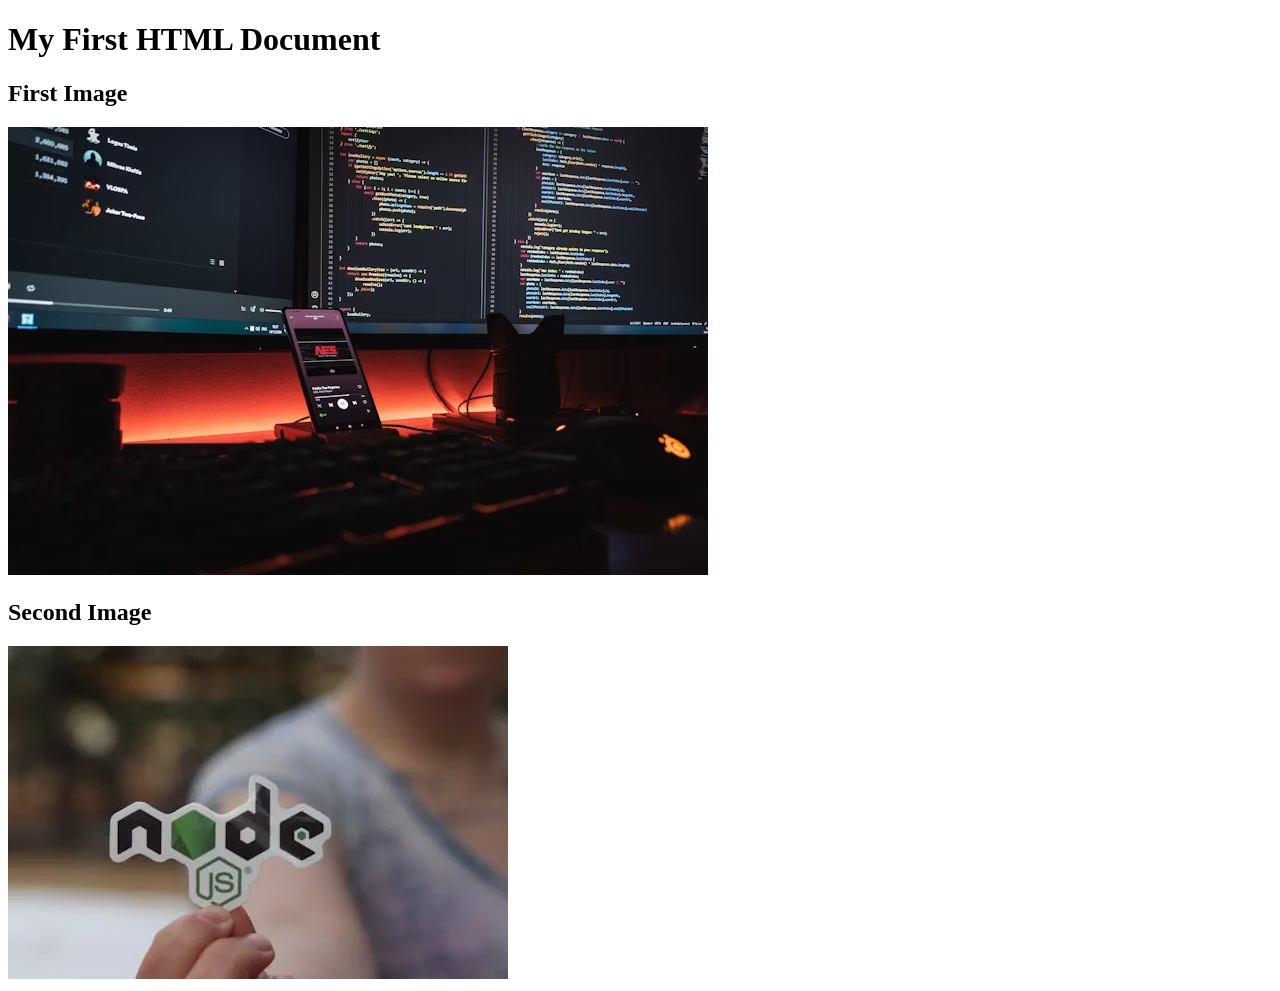
<file: phase1/week2/FirstProject/imagePractice.html>
<!DOCTYPE html>
<html lang="en">
<head>
    <meta charset="UTF-8">
    <meta name="viewport" content="width=device-width, initial-scale=1.0">
    <title>Image Practice</title>
</head>
<body>
    <h1>My First HTML Document</h1>

    <h2>First Image</h2>
    <img src="./images/coding.avif" alt="coding or programming image" srcset="" >
    <h2>Second Image</h2>
    <img src="./images/nodeJS.webp" alt="nodeJs image" srcset="">
</body>
</html>
</file>
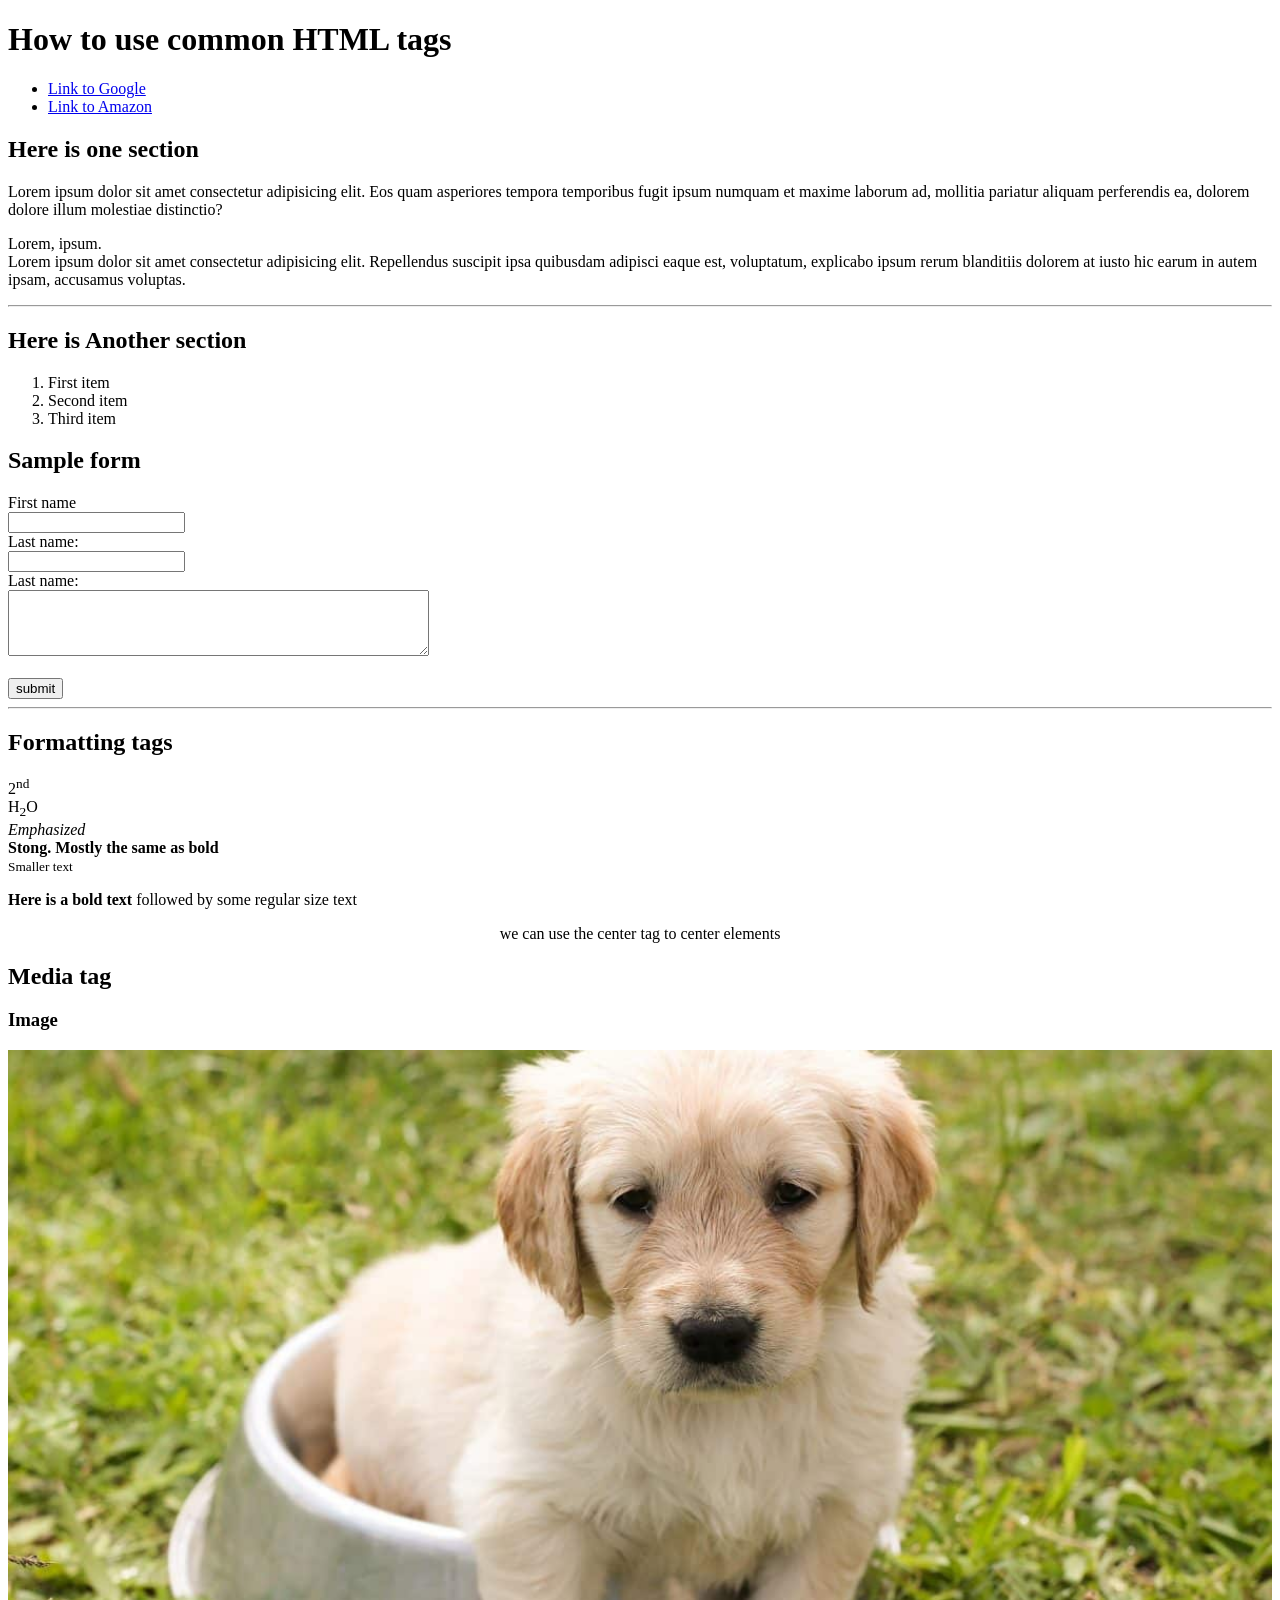
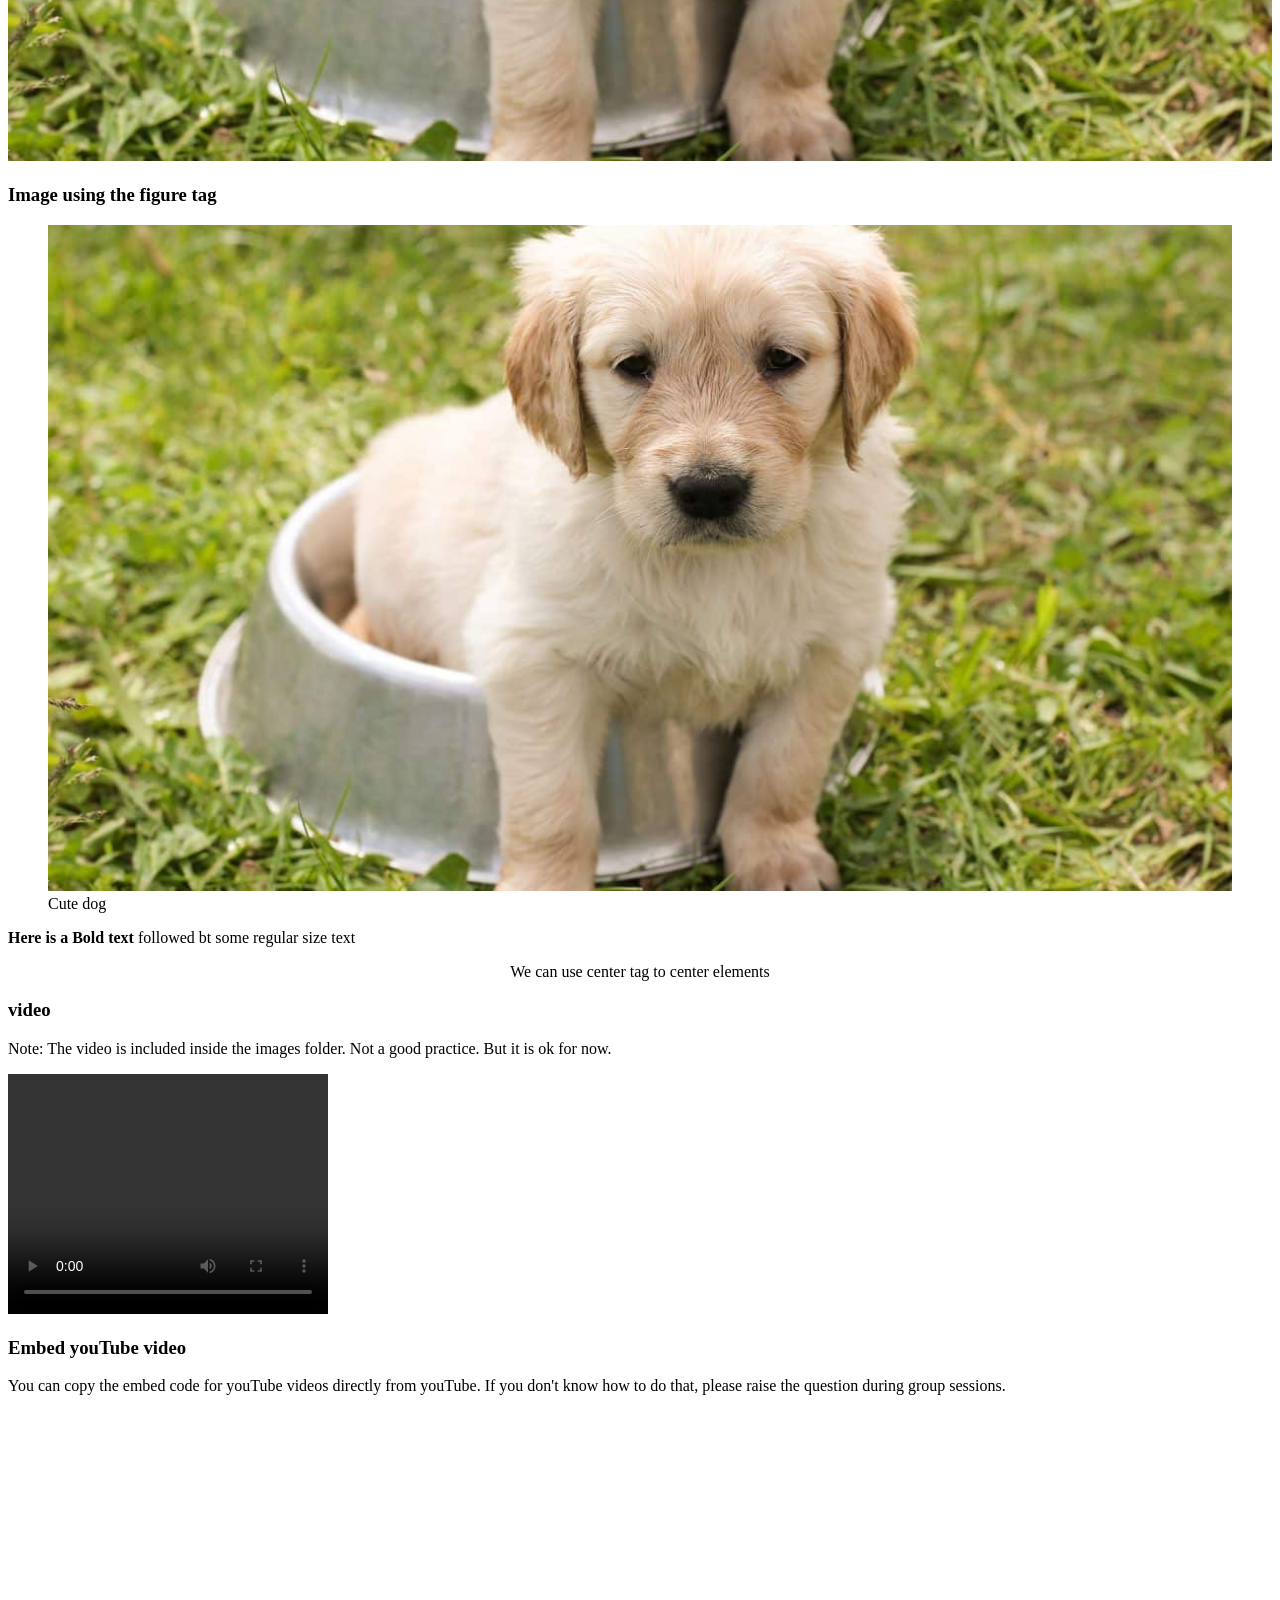
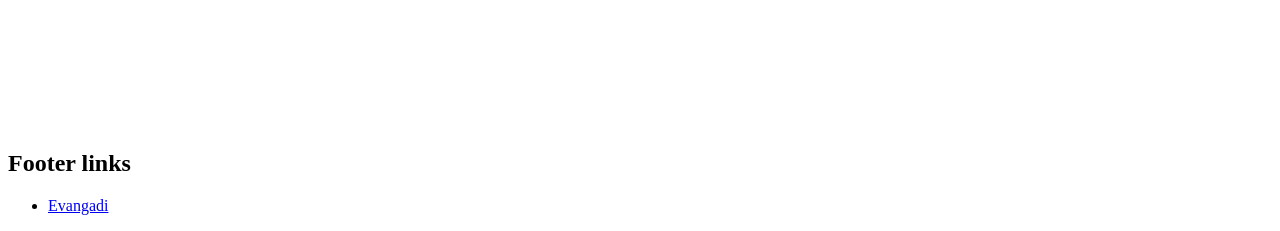
<file: phase1/week2/htmlProject/myProject/myHTMLTags.html>
<!doctype html>
<html lang="en">
  <head>
    <meta charset="UTF-8" />
    <meta name="viewport" content="width=device-width, initial-scale=1.0" />
    <meta name="Description" content="Common HTML reference document" />
    <title>COMMON HTML TAGS</title>
  </head>
  <body>
    <header>
      <h1>How to use common HTML tags</h1>
      <nav>
        <ul>
          <li><a href="https://www.google.com">Link to Google</a></li>
          <li><a href="https://www.amazon.com">Link to Amazon</a></li>
        </ul>
      </nav>
    </header>

    <section class="someSection">
      <div>
        <h1 id="someId">Here is one section</h1>
        <p class="someParagraph">
          Lorem ipsum dolor sit amet consectetur adipisicing elit. Eos quam
          asperiores tempora temporibus fugit ipsum numquam et maxime laborum
          ad, mollitia pariatur aliquam perferendis ea, dolorem dolore illum
          molestiae distinctio?
        </p>

        <p>
          Lorem, ipsum.
          <br />
          Lorem ipsum dolor sit amet consectetur adipisicing elit. Repellendus
          suscipit ipsa quibusdam adipisci eaque est, voluptatum, explicabo
          ipsum rerum blanditiis dolorem at iusto hic earum in autem ipsam,
          accusamus voluptas.
        </p>
      </div>
    </section>

    <hr />

    <section>
      <div>
        <h2>Here is Another section</h2>
        <ol>
          <li>First item</li>
          <li>Second item</li>
          <li>Third item</li>
        </ol>
        <h2>Sample form</h2>

        <form action="#">
          <label for="fname">First name</label><br />
          <input type="text" id="fname" name="fname" value="" /><br />
          <label for="lname">Last name:</label><br />
          <input type="text" name="lname" id="lname" value="" /><br />
          <label for="message">Last name:</label><br />
          <textarea name="" id="" rows="4" cols="50"></textarea><br /><br />
          <input type="submit" name="" id="" value="submit" />
        </form>
      </div>
    </section>

    <hr />

    <section>
      <div>
        <h2>Formatting tags</h2>
        <p>
          2<sup>nd</sup> <br />
          H<sub>2</sub>O<br />
          <em>Emphasized</em> <br />
          <strong> Stong. Mostly the same as bold</strong> <br />
          <small> Smaller text </small>
        </p>
        <p><b>Here is a bold text</b> followed by some regular size text</p>
        <center>we can use the center tag to center elements</center>
      </div>
    </section>

    <section>
      <div>
        <h2>Media tag</h2>

        <h3>Image</h3>
        <img src="./myImages/dog.jpg" alt="Dog" width="100%" height="" />

        <h3>Image using the figure tag</h3>
        <figure>
          <img src="./myImages/dog.jpg" alt="Dog" width="100%" />
          <figcaption>Cute dog</figcaption>
        </figure>

        <p><b>Here is a Bold text</b> followed bt some regular size text</p>
        <center>We can use center tag to center elements</center>
        <h3>video</h3>
        <p>
          Note: The video is included inside the images folder. Not a good
          practice. But it is ok for now.
        </p>
        <video width="320" height="240" controls>
          <source src="myImages/howToCreateAFolder.mp4" type="video/mp4" />
          Your browser does not support the video tag.
        </video>

        <h3>Embed youTube video</h3>
        <p>
          You can copy the embed code for youTube videos directly from youTube.
          If you don't know how to do that, please raise the question during
          group sessions.
        </p>
        <iframe referrerpolicy="no-referrer-when-downgrade"
          width="560"
          height="315"
          src="https://www.youtube.com/embed/yfoY53QXEnI"
          frameborder="0"
          allow="
            accelerometer;
            autoplay;
            encrypted-media;
            gyroscope;
            picture-in-picture;
          "
          allowfullscreen
        ></iframe>
      </div>
    </section>

    <footer>
      <h2>Footer links</h2>
      <ul>
        <li>
          <a href="https://www.evangadi.com/" target="_blank">Evangadi</a>
        </li>
      </ul>
    </footer>
  </body>
</html>
</file>
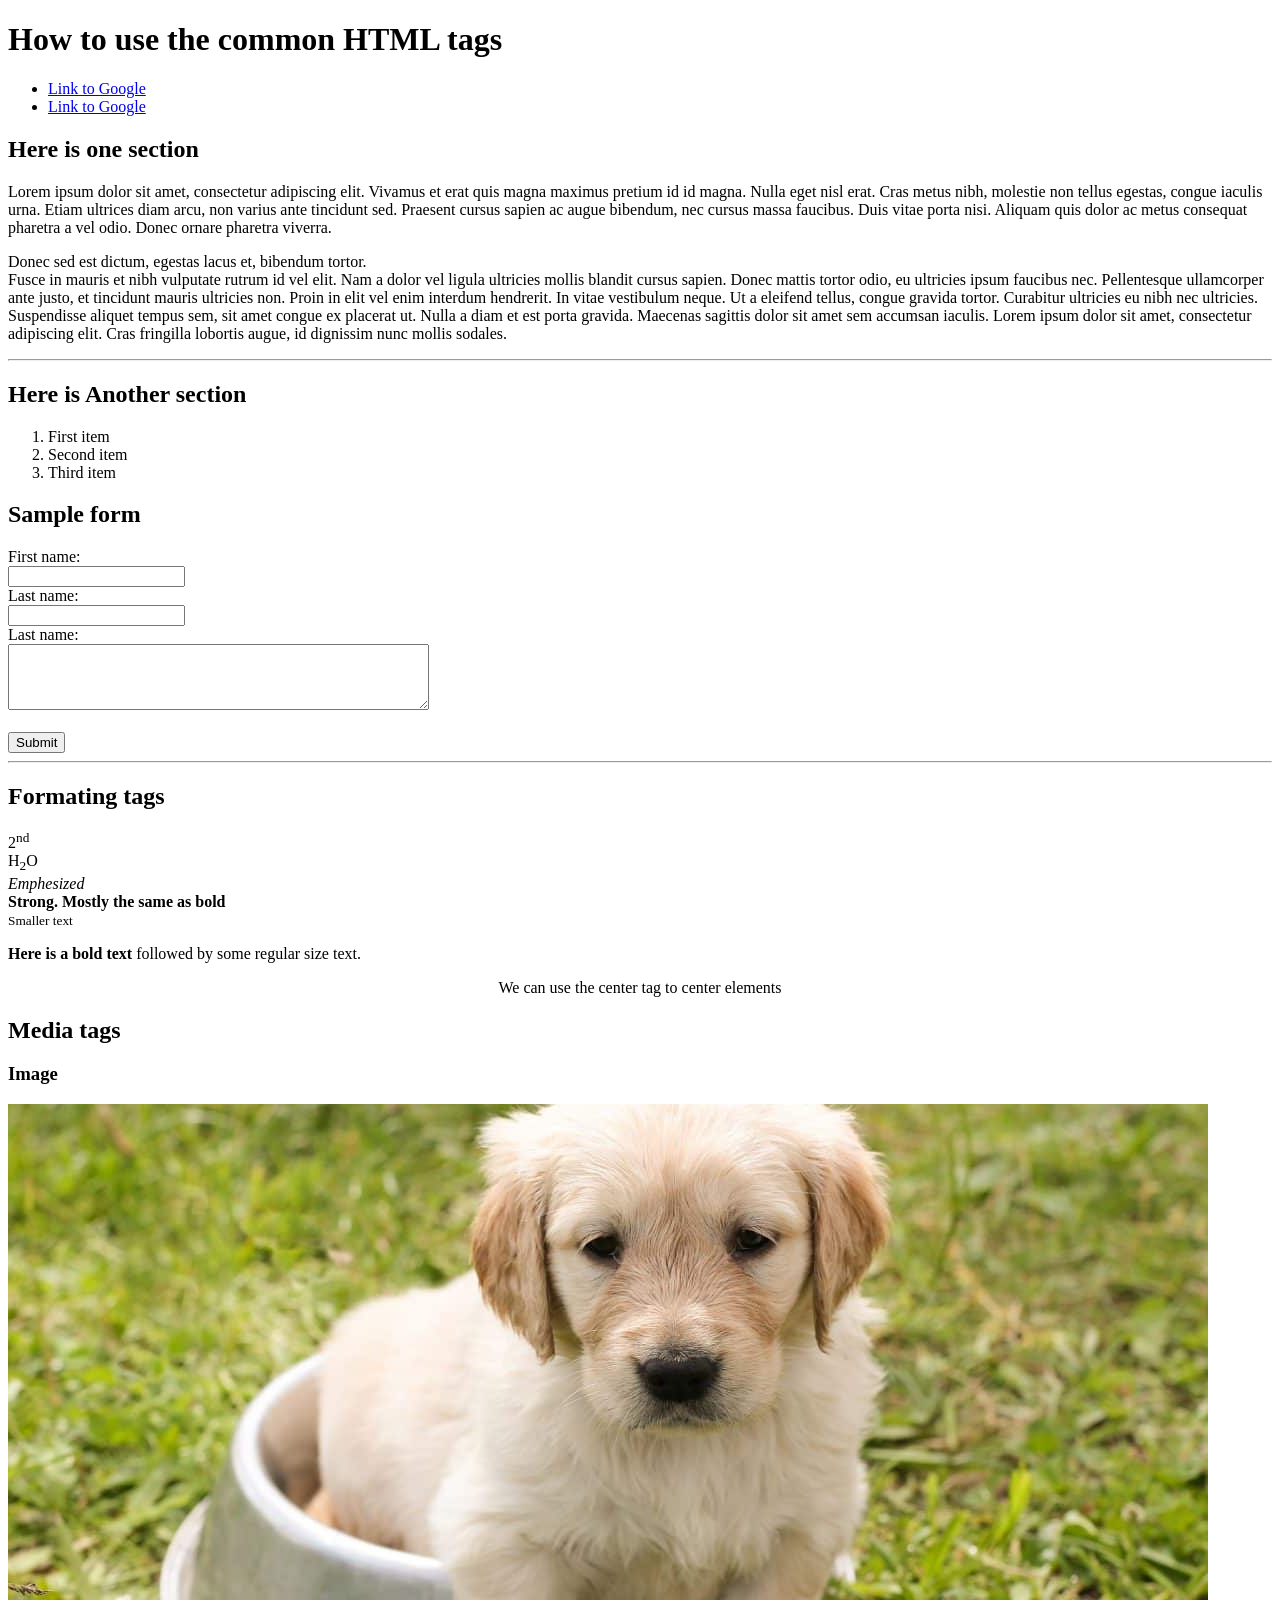
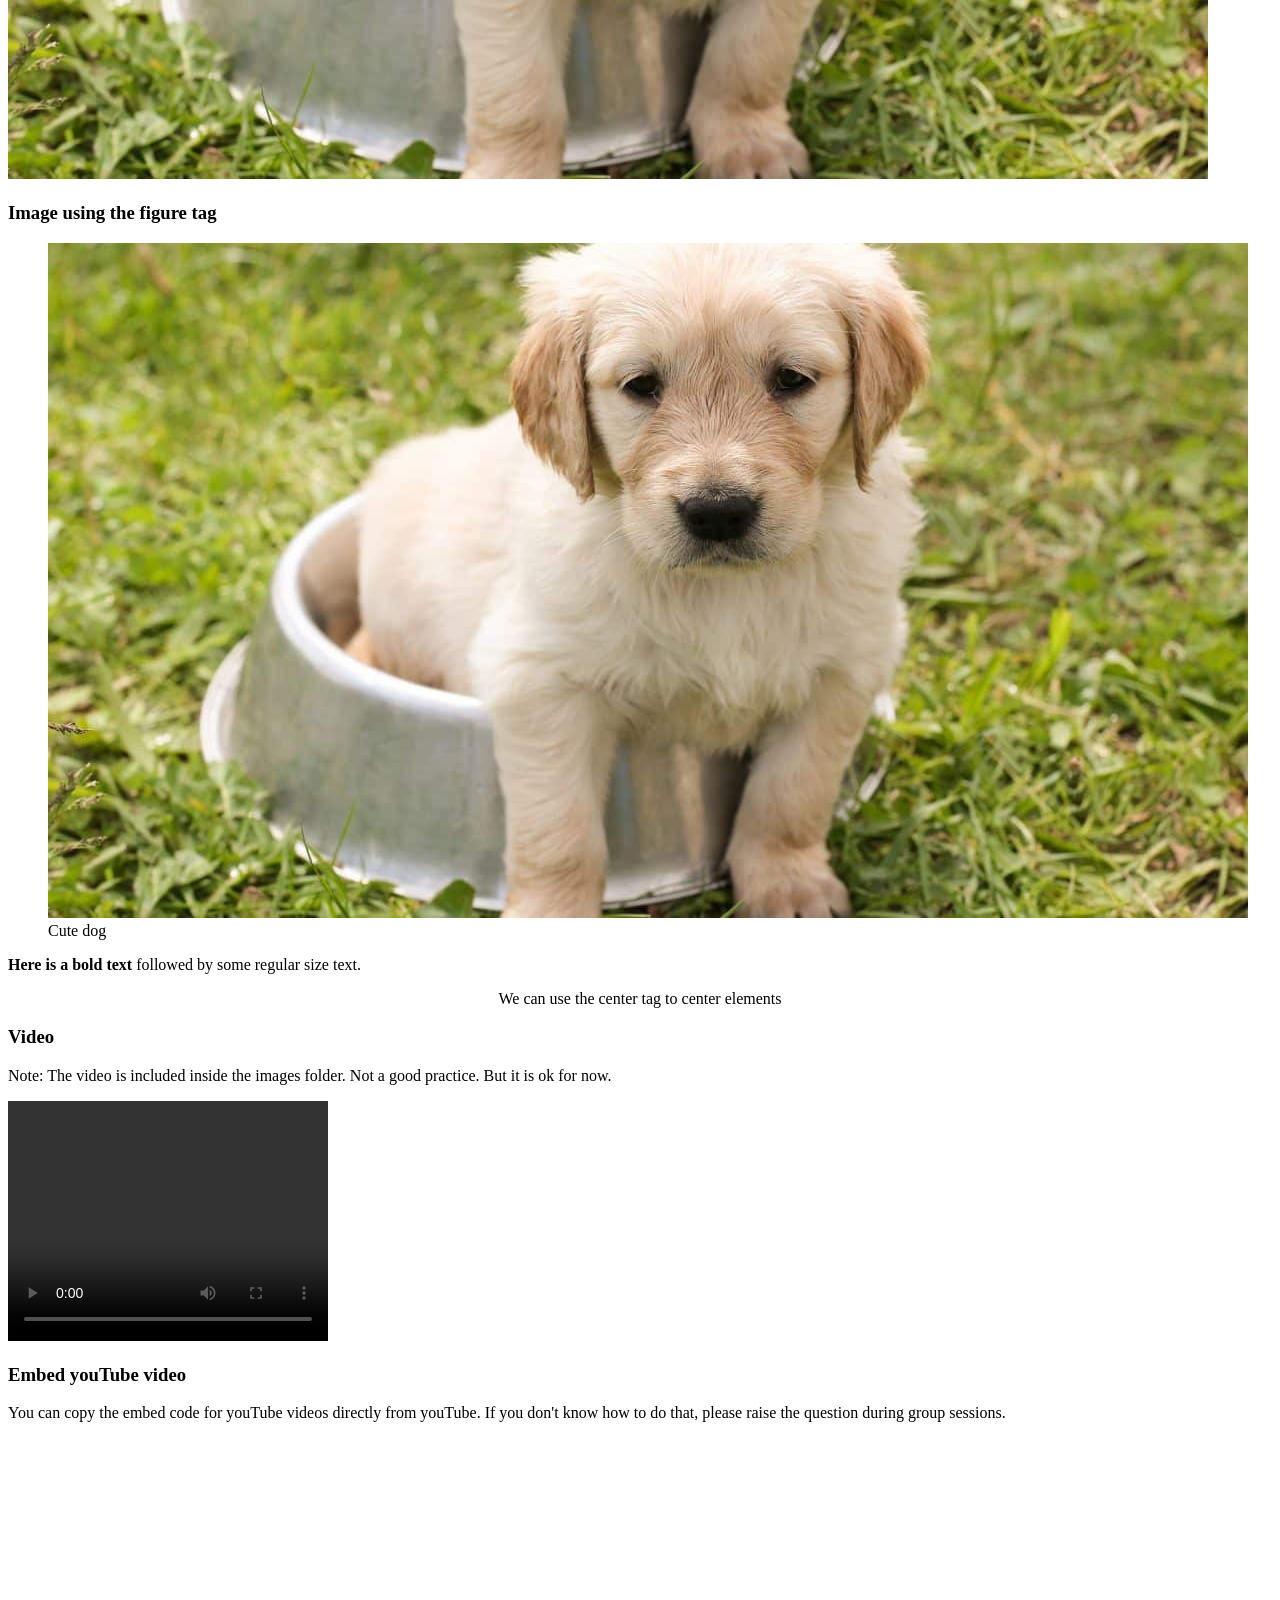
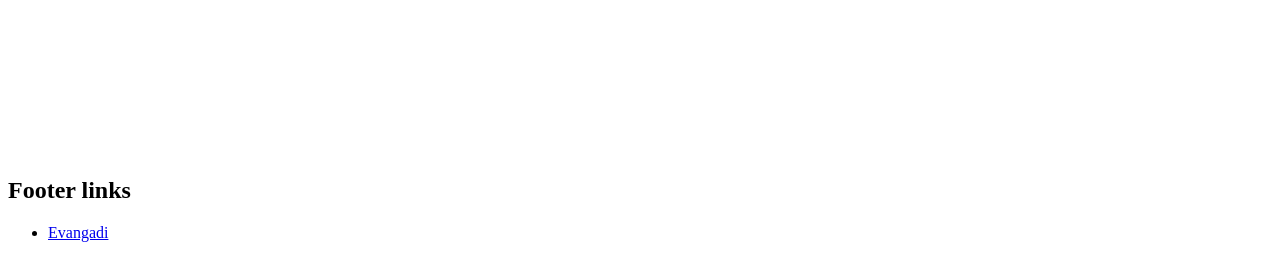
<file: phase1/week2/html_Materials/download-commonly-used-html-tags-in-use-content-1735219679051/CommonHtmlTags/commonHTMLtagsInUse.html>
<!DOCTYPE html>
<html>
  <head>
    <title>Common HTML Tags</title>

    <meta charset="UTF-8" />
    <meta name="viewport" content="width=device-width, initial-scale=1" />
    <meta name="description" content="Common HTML reference document" />
  </head>

  <body>
    <header>
      <h1>How to use the common HTML tags</h1>
      <nav>
        <ul class="someParagraph">
          <li><a href="https://www.google.com/">Link to Google</a></li>
          <li><a href="https://www.amazon.com/">Link to Google</a></li>
        </ul>
      </nav>
    </header>

    <section class="someSection">
      <div>
        <h2 id="someID">Here is one section</h2>
        <p class="someParagraph">
          Lorem ipsum dolor sit amet, consectetur adipiscing elit. Vivamus et
          erat quis magna maximus pretium id id magna. Nulla eget nisl erat.
          Cras metus nibh, molestie non tellus egestas, congue iaculis urna.
          Etiam ultrices diam arcu, non varius ante tincidunt sed. Praesent
          cursus sapien ac augue bibendum, nec cursus massa faucibus. Duis vitae
          porta nisi. Aliquam quis dolor ac metus consequat pharetra a vel odio.
          Donec ornare pharetra viverra.
        </p>

        <p>
          Donec sed est dictum, egestas lacus et, bibendum tortor. <br />
          Fusce in mauris et nibh vulputate rutrum id vel elit. Nam a dolor vel
          ligula ultricies mollis blandit cursus sapien. Donec mattis tortor
          odio, eu ultricies ipsum faucibus nec. Pellentesque ullamcorper ante
          justo, et tincidunt mauris ultricies non. Proin in elit vel enim
          interdum hendrerit. In vitae vestibulum neque. Ut a eleifend tellus,
          congue gravida tortor. Curabitur ultricies eu nibh nec ultricies.
          Suspendisse aliquet tempus sem, sit amet congue ex placerat ut. Nulla
          a diam et est porta gravida. Maecenas sagittis dolor sit amet sem
          accumsan iaculis. Lorem ipsum dolor sit amet, consectetur adipiscing
          elit. Cras fringilla lobortis augue, id dignissim nunc mollis sodales.
        </p>
      </div>
    </section>

    <hr />

    <section>
      <div>
        <h2>Here is Another section</h2>
        <ol>
          <li>First item</li>
          <li>Second item</li>
          <li>Third item</li>
        </ol>
        <h2>Sample form</h2>

        <form action="#">
          <label for="fname">First name:</label><br />
          <input type="text" id="fname" name="fname" value="" /><br />
          <label for="lname">Last name:</label><br />
          <input type="text" id="lname" name="lname" value="" /><br />
          <label for="message">Last name:</label><br />
          <textarea rows="4" cols="50"></textarea><br /><br />
          <input type="submit" value="Submit" />
        </form>
      </div>
    </section>

    <hr />

    <section>
      <div>
        <h2>Formating tags</h2>
        <p>
          2<sup>nd</sup> <br />
          H<sub>2</sub>O <br />
          <em>Emphesized</em> <br />
          <strong>Strong. Mostly the same as bold</strong> <br />
          <small> Smaller text </small>
        </p>
        <p><b>Here is a bold text</b> followed by some regular size text.</p>
        <center>We can use the center tag to center elements</center>
      </div>
    </section>

    <section>
      <div>
        <h2>Media tags</h2>

        <h3>Image</h3>
        <img src="images/dog.jpg" alt="Dog" />

        <h3>Image using the figure tag</h3>
        <figure>
          <img src="images/dog.jpg" alt="Dog" />
          <figcaption>Cute dog</figcaption>
        </figure>

        <p><b>Here is a bold text</b> followed by some regular size text.</p>
        <center>We can use the center tag to center elements</center>

        <h3>Video</h3>
        <p>
          Note: The video is included inside the images folder. Not a good
          practice. But it is ok for now.
        </p>
        <video width="320" height="240" controls>
          <source src="images/howToCreateAFolder.mp4" type="video/mp4" />
          Your browser does not support the video tag.
        </video>

        <h3>Embed youTube video</h3>
        <p>
          You can copy the embed code for youTube videos directly from youTube.
          If you don't know how to do that, please raise the question during
          group sessions.
        </p>
        <iframe
          width="560"
          height="315"
          src="https://www.youtube.com/embed/yfoY53QXEnI"
          frameborder="0"
          allow="accelerometer; autoplay; encrypted-media; gyroscope; picture-in-picture"
          allowfullscreen
        ></iframe>
      </div>
    </section>

    <footer>
      <h2>Footer links</h2>
      <ul>
        <li>
          <a href="https://www.evangadi.com/" target="_blank">Evangadi</a>
        </li>
      </ul>
    </footer>
  </body>
</html>
</file>
<file: phase1/week5/projects/css/style.css>
* {
  margin: 0;
  padding: 0;
  box-sizing: border-box;
}

.body {
  font-family: "Courier New", Courier, monospace;
}

/* styling the header and the footer by giving same class name */
.blue-bg {
  background-color: #075070;
  color: #fafcfe;
  text-align: center;
  font-size: 700;
}

/* styling the header */

.header {
  padding: 28px 0;
  width: 100%;
}

/* styling the banner section */
.banner {
  margin: 0 0 45px;
}

/* making the image of the banner 100% */
.banner img {
  width: 100% !important;
}

/*The first puppies covers 60% the screen on the mobile */
.puppies-1 {
  width: 60%;
  margin: 0 auto;
}

/*The second puppies covers 60% the screen on the mobile */
.puppies-2 {
  width: 80%;
  margin: 0 auto;
}

/* making missing puppies container invisible on the mobile */
.first-puppies-section .missing-puppies {
  display: none;
}

/* making more puppies section text align in the center */
.more-puppies-section {
  text-align: center;
  margin: 0 0 72px;
  font-size: 1.5rem;
}

/* giving margin-top for the puppies images  */
.puppy-1,
.puppy-2,
.puppy-3,
.puppy-4 {
  margin: 0 0 72px;
}

/* giving padding-top to h1 inside the footer */
footer h1 {
  padding: 63px 0;
}

/* making break point on 768px and above and making puppies flex */
@media (width >=768px) {
  .puppies {
    display: flex;
    width: 980px;
    justify-content: space-between;
    margin: 0 auto;
  }

  /* making missing puppies section visible and giving width and height */
  .first-puppies-section .missing-puppies {
    display: flex;
    background-color: #ee4d65;
    font-size: 60px;
    width: 310px;
    height: 310px;
    align-items: center;
    text-align: center;
  }
}
</file>
<file: phase1/week4/appleProject/appleHome/CSS/style.css>
*{
    margin: 0;
    padding: 0;
    box-sizing: border-box;
}

body {
      font-family: "Montserrat", sans-serif;
}

img {
    max-width: 100%;
}

a{
    text-decoration: none;
    color: #fff;
}

.header-internal-wrapper {
    background-color: #000;
    font-weight: 200;
    font-size: 0.75rem;

}

.header-nav-wrapper {
    width: 980px;
    padding: 0 10px;
    margin: 0 auto;

}
.header-internal-wrapper ul {

    display: flex;
    justify-content: center;
    align-items: center;
    gap: 44px;
    list-style: none;

}

.header-internal-wrapper ul img {
    width: 24px;
}

.header-nav-wrapper .cart-link, .header-nav-wrapper .logo-link, .header-nav-wrapper .search-link{
    width: 18px;
    padding: 12px 0 10px;
}

.first-section{
   	background: #fafafa;
	text-align: center;
	padding: 25px 0;
    display: block;
}
</file>
<file: phase1/week4/appleProject/resources/apple-html-css-replica/css/styles.css>
* {
	margin: 0;
	padding: 0;
}
img {
	max-width: 100%;
}
body {
	font-size: 20px; 
	font-family: 'Montserrat', sans-serif;
}

/* Header Style */
.header-wrapper {
	background: black; 
	color: #fff;
	font-weight: 200;
	font-size: 0.75em;	
}
.header-wrapper ul {
	display: flex;
  -webkit-box-pack: justify;
  justify-content: space-between;
}
.internal-wrapper {
	width: 980px;
	padding: 0 10px;
	margin: 0 auto;
}
.header-wrapper .header-links-wrapper ul  li a {
	text-decoration: none;
	color: #fff;
}
.header-wrapper ul {
	list-style: none;
}
.header-wrapper .header-links-wrapper ul  li {
	display: inline-block;
  padding: 14px 0 8px;
  height: 25px;
  opacity: 0.8;
}
.header-wrapper .header-links-wrapper ul  li:hover {
	opacity: 1;
}	
.logo-link, .search-link, .cart-link {
	width: 18px;	
	display: block;
}
.header-wrapper .header-links-wrapper ul  li.logo-link {
	padding: 12px 0 10px;
}
.header-wrapper .header-links-wrapper ul  li.search-link {
	padding: 14px 0 8px;
}
.header-wrapper .header-links-wrapper ul  li.cart-link {
	padding: 12px 0 10px;
}

/* Footer Styling */
.footer-wrapper {
  background-color: #f5f5f7;
  color: #1d1d1f;
  font-size: .65em;
}
.upper-text-container {
  border-bottom: 1px solid #d2d2d7;
  color: #86868b;
  padding: 17px 0 20px;
}
.upper-text-container a {
	text-decoration: none;
	color: #515154; 
}
.upper-text-container a:hover {
	text-decoration: underline;
}
.footer-links-wrapper {
	display: flex;
  -webkit-box-pack: justify;
  justify-content: space-between;
  padding-top: 20px;
}
.footer-wrapper ul {
	list-style: none;
	padding-bottom: 20px;
}
.footer-wrapper ul li{
	padding: 5px 0;
	font-size: 0.9em;
}
.footer-links-wrapper a {
	color: #515154;
	text-decoration: none;
}
.footer-links-wrapper a:hover {
	text-decoration: underline;
}
.footer-links-wrapper h3 {
	font-size: 12px;
	font-weight: 600;
}
.my-apple-wrapper {
	border-bottom: 1px solid #d2d2d7;
	padding-bottom: 10px;
	margin-bottom: 10px; 
}
.copyright-wrapper {
	display: flex;
  -webkit-box-pack: justify;
  justify-content: space-between;
  padding: 10px 0 20px;
}
.footer-links-terms ul li {
  display: inline-block;
  padding: 0 5px;
  border-right: 1px solid #ccc;
}
.footer-links-terms ul li:last-child {
	border-right: 0px;
}
.footer-links-terms ul li a {
	text-decoration: none;
	color: #515154;
}
.footer-links-terms ul li a:hover {
	text-decoration: underline;
}
.footer-country {
	display: inline-block;
}
.flag-wrapper {
	display: inline-block;
	vertical-align: middle;
}
.footer-country-name{
	display: inline-block;
	vertical-align: top;
}

/* Main Highlight */
.main-highlight-wrapper {
	background: #fafafa;
	text-align: center;
	padding: 25px 0;
}
.links-wrapper ul {
	list-style: none;
}
.model {
	font-size: .85em;
}
.product-title {
	font-weight: 700;
	font-size: 56px;
}
.brief-description {
	font-size: 2em;
}
.links-wrapper {
	padding: 15px 0;
}
.links-wrapper ul li {
	display: inline-block;
	padding-right: 20px;
}
.links-wrapper ul li a {
	color: #06c;
	text-decoration: none;
}
.links-wrapper ul li a:hover {
	color: #000;
}
.links-wrapper ul li a:after {
  font-family: "FontAwesome";
  font-weight: 900;
  content: "\f105";
  padding-left: 10px;
}

/* Second Highlight Section */
.second-hightlight-wrapper {
	background-image: url("../images/home/iphone11-pro-bg.jpg");
	height: 580px;
	background-position: center;
	background-repeat: no-repeat;
  background-size: cover;
	text-align: center;
	padding: 65px 20px;
	color: #fff;
}
.title-wraper {
	font-weight: 600;
	font-size: 56px;	
}
.description-wrapper {
	font-size: 26px;
	padding: 10px 0;
}
.price-wrapper {
	color: #86868b; 
	font-size: 0.85em;
}

/* Third Highlight Section */
.third-highlight-wrapper {
	background-image: url("../images/home/iphone11-bg.jpg");
	height: 580px;
	background-position: center;
	background-repeat: no-repeat;
	background-size: cover;
	text-align: center;
	padding: 65px 20px;
}

/*Fourth Highlight Section */
.fourth-heghlight-wrapper {
	display: flex;
  -webkit-box-pack: justify;
  justify-content: space-between;
  background: #fff;
}
.left-side-wrapper {
	height: 580px;
	background-position: center;
	background-repeat: no-repeat;
	background-size: cover;
	text-align: center;
	width: 48.5%;
	margin: 1% 0.5% 0% 1%; 
	padding-top: 54px;
}
.fourth-heghlight-wrapper .left-side-wrapper {
	background-image:  url("../images/home/watch-series-5.jpg"); 
}
.right-side-wrapper {
	height: 580px;
	background-position: center;
	background-repeat: no-repeat;
	background-size: cover;
	text-align: center;	
	width: 48.5%;
	margin: 1% 1% 0% 0.5%; 
	padding-top: 54px;
}
.fourth-heghlight-wrapper .right-side-wrapper {
	background-image:  url("../images/home/apple-card.jpg"); 
}
.description-wraper {
	max-width: 430px;
	margin: 0 auto;
	padding: 10px; 
}

/*Fivth Highlight Section */
.fifth-heghlight-wrapper {
	display: flex;
  -webkit-box-pack: justify;
  justify-content: space-between;
  background: #fff;
}
.fifth-heghlight-wrapper .left-side-wrapper {
	background-image:  url("../images/home/apple-tv-background.jpg"); 
}
.fifth-heghlight-wrapper .right-side-wrapper {
	background-image:  url("../images/home/air-pods.jpg"); 
	color: #fff; 
	background-size: initial;
	background-color: #000;
	background-position: bottom;
}
.logo-wrapper {
	font-size: 40px;
	font-weight: bold;
}
.tvshow-logo-wraper {
	padding: 180px 0 200px;
}
.watch-more-wrapper a {
	text-decoration: none;
	font-size: 0.85em;
}
.watch-more-wrapper a:after {
  font-family: "FontAwesome";
  font-weight: 900;
  content: "\f144";
  padding-left: 15px;
}
/*Sixth Highlight Section */
.sixth-heghlight-wrapper {
	display: flex;
  -webkit-box-pack: justify;
  justify-content: space-between;
  background: #fff;
}
.sixth-heghlight-wrapper .left-side-wrapper {
	background-image:  url("../images/home/macbook-pro.jpg"); 
	background-size: initial;
	background-color: #fafafa;
	background-position: bottom;
}
.sixth-heghlight-wrapper .right-side-wrapper {
	background-image:  url("../images/home/new-ipad.jpg"); 
}
.product-title-small {
	font-weight: 700;
	font-size: 45px;
}
</file>
